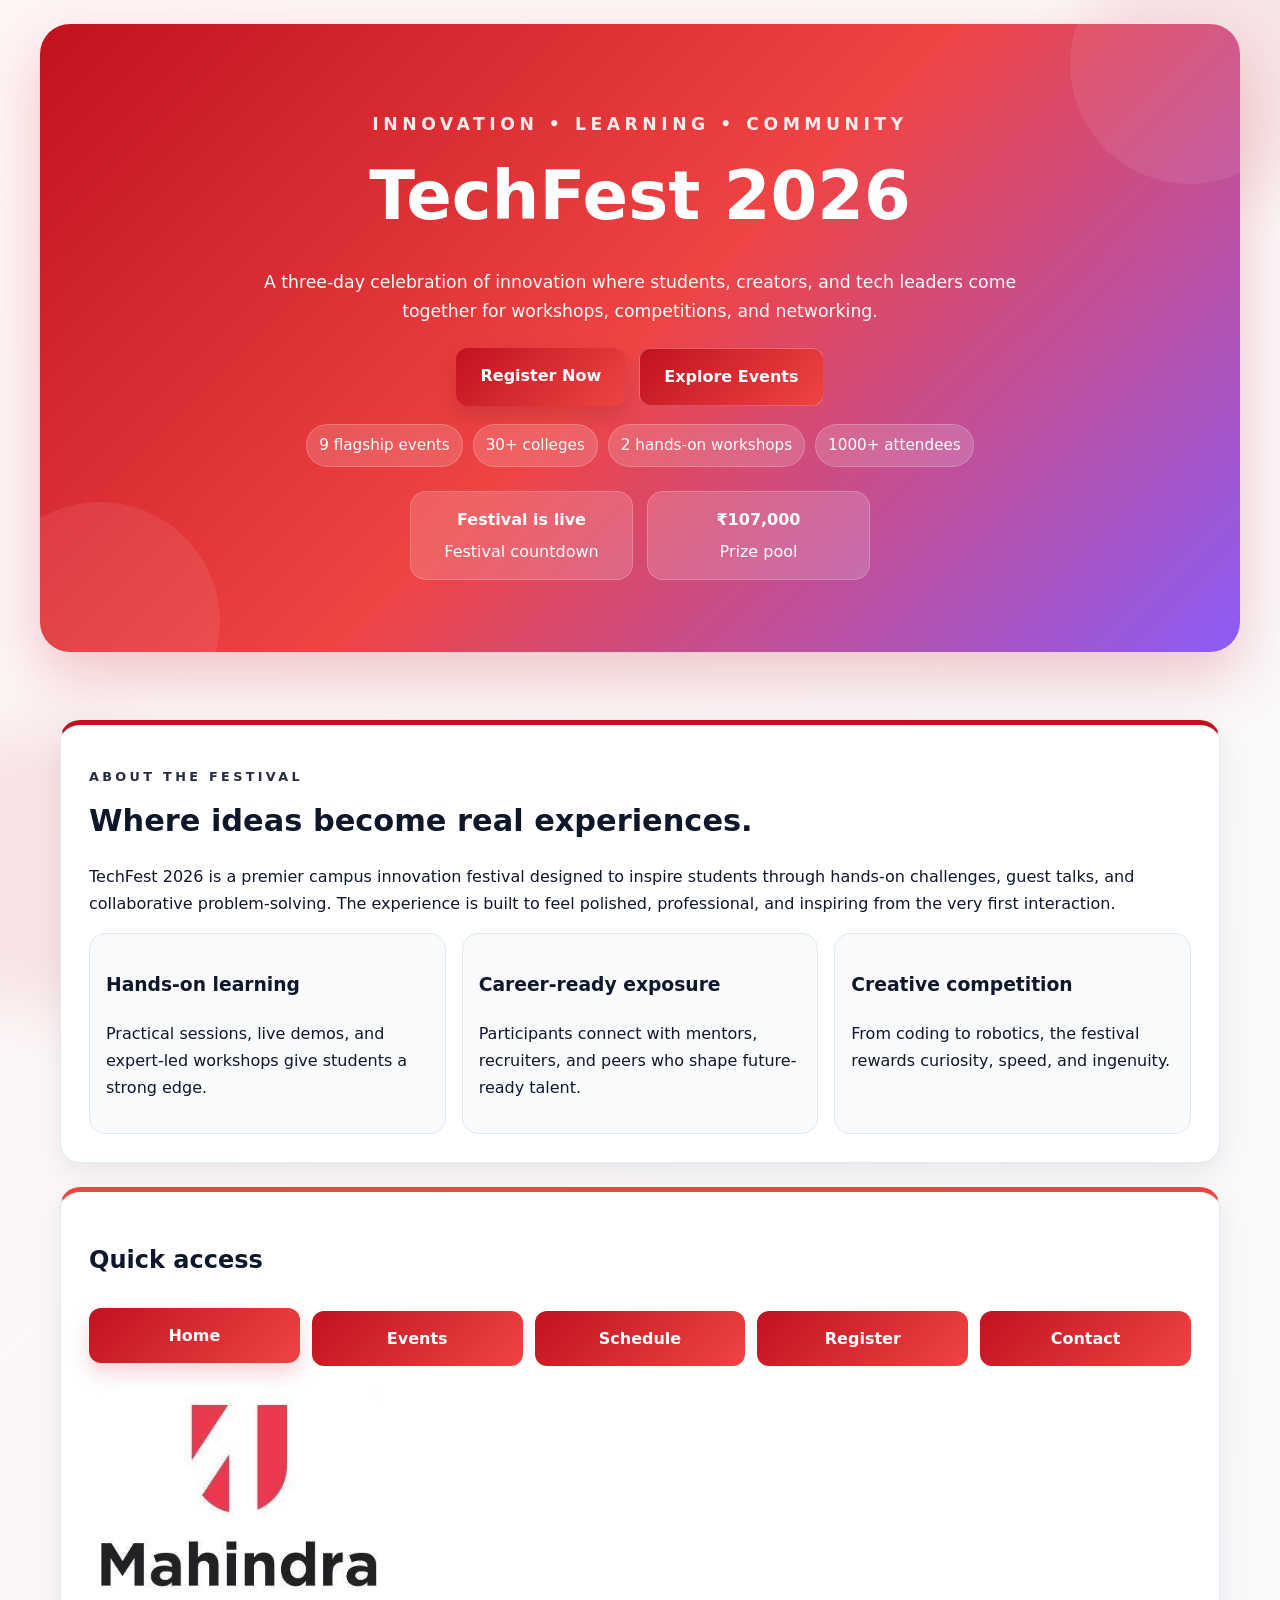
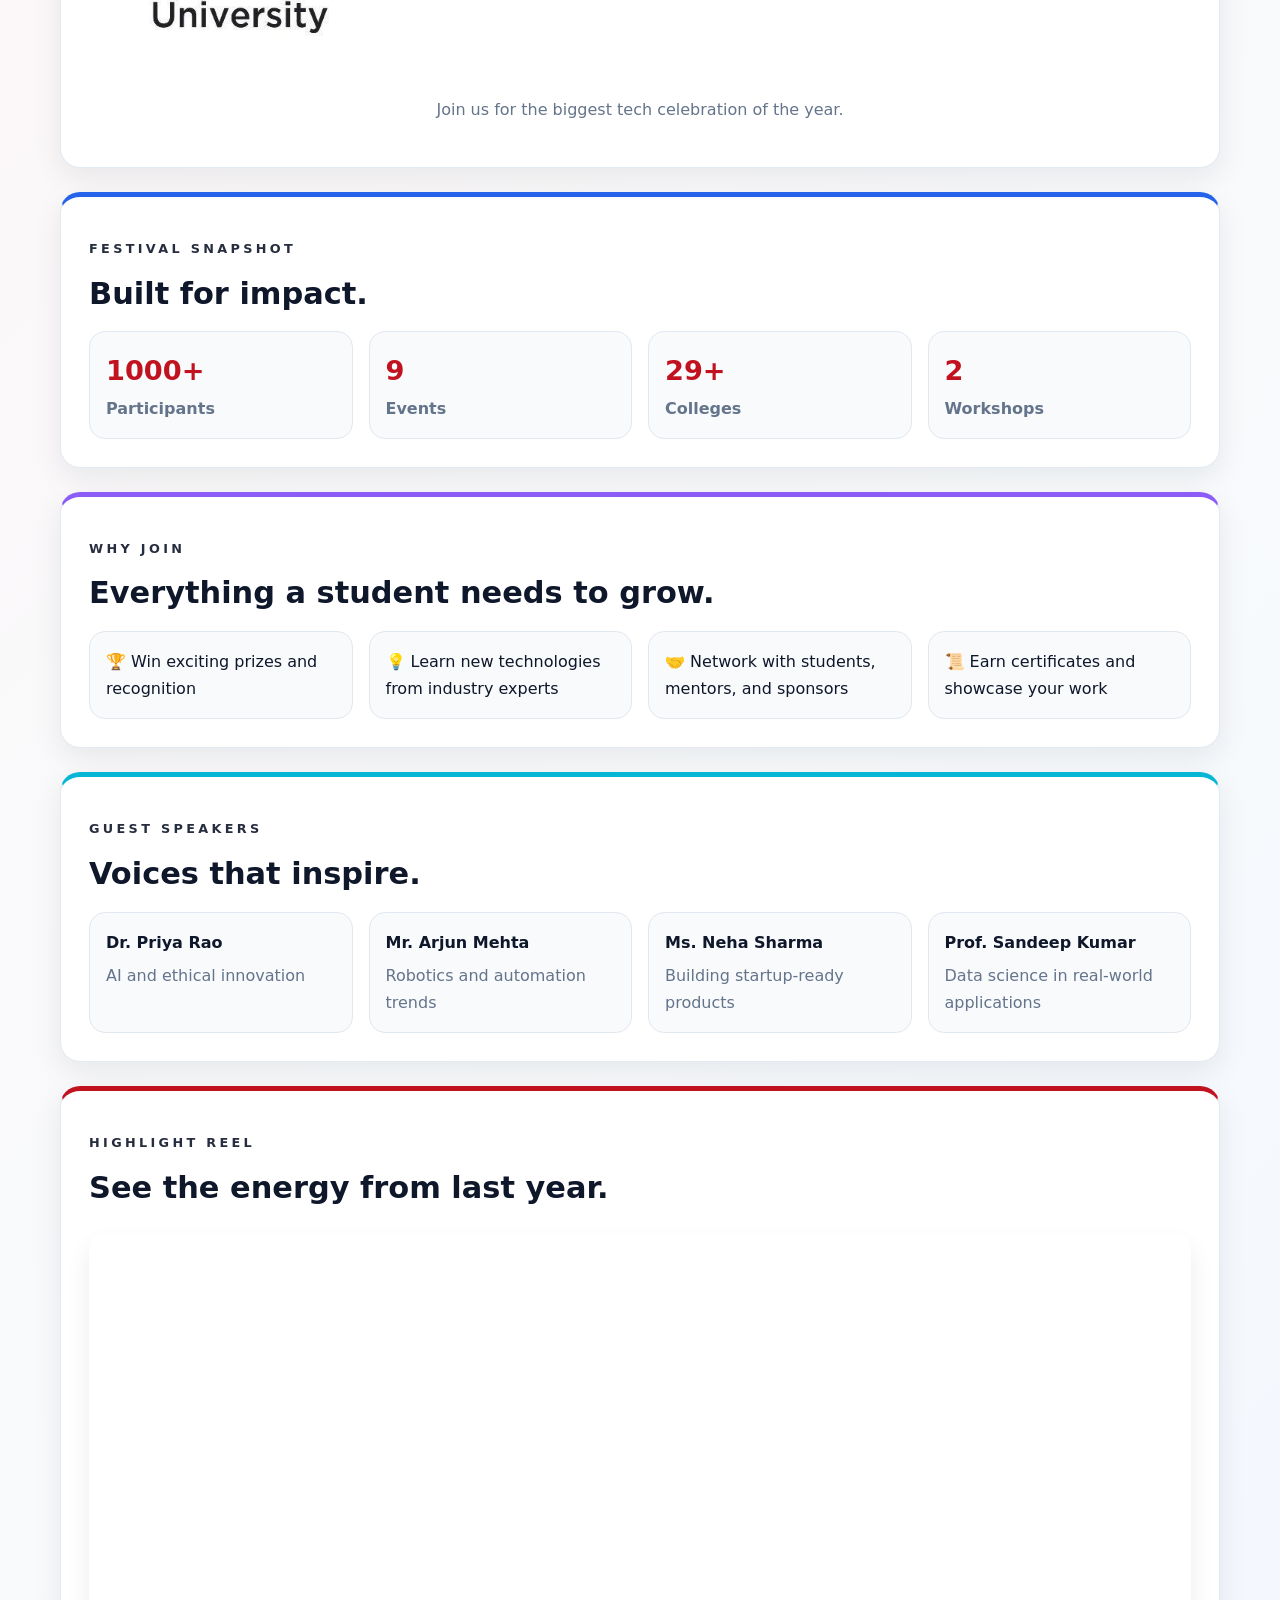
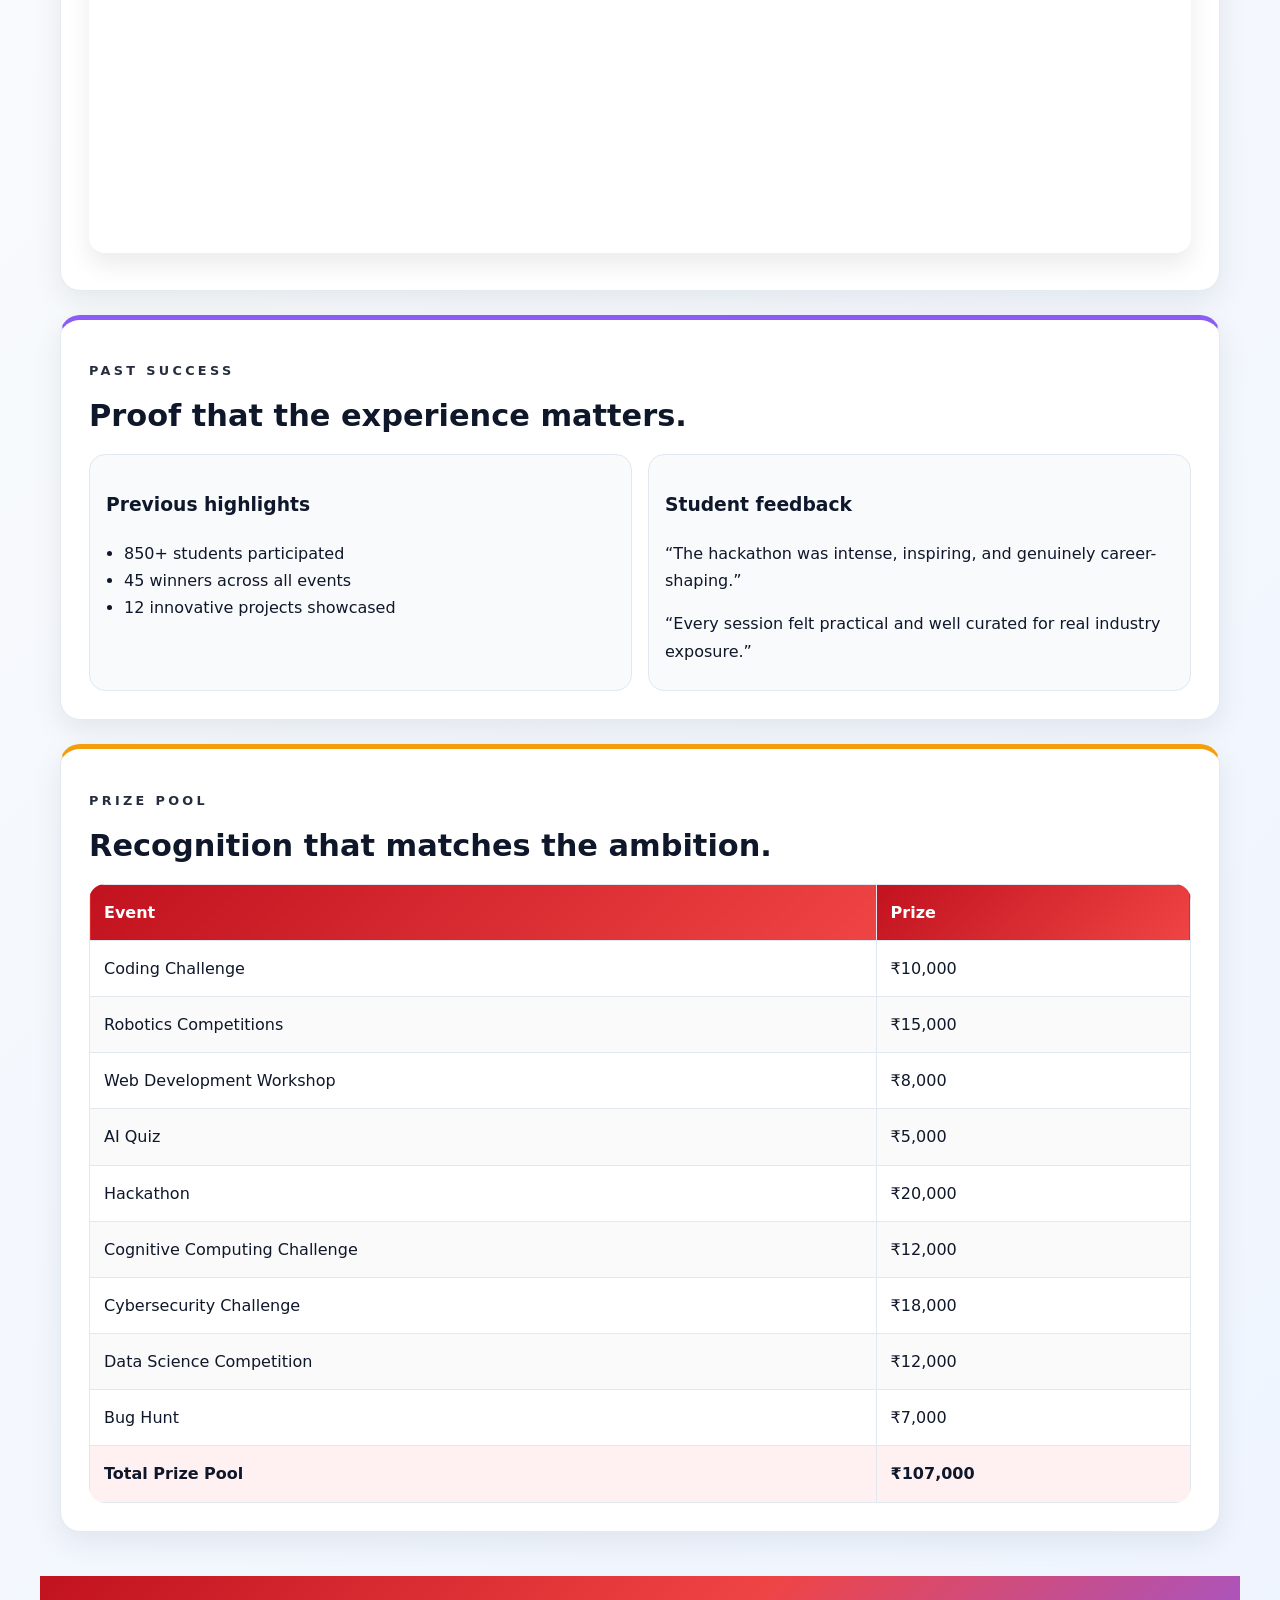
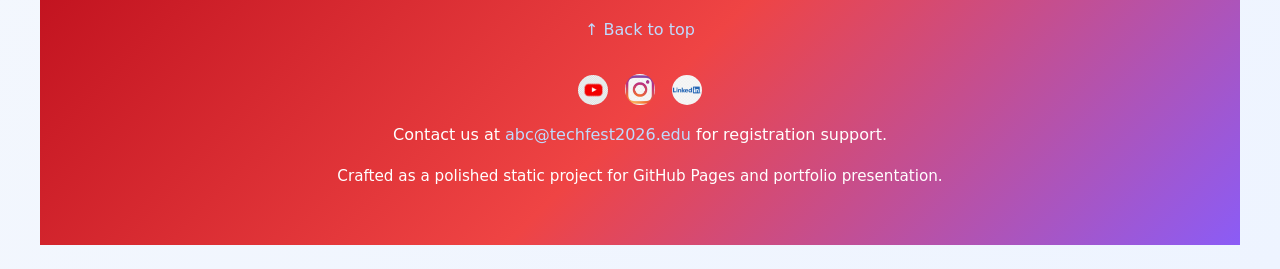
<file: index.html>
<!DOCTYPE html>
<html lang="en">
<head>
    <meta charset="UTF-8">
    <meta name="viewport" content="width=device-width, initial-scale=1.0">
    <meta name="author" content="Akshata">
    <meta name="description" content="TechFest 2026 is a polished, portfolio-ready college festival website with event highlights, registration, and schedule details.">
    <title>TechFest 2026</title>
    <link rel="icon" href="img/favicon.ico" type="image/x-icon">
    <link rel="stylesheet" href="css/main1.css">
</head>
<body>
    <a class="skip-link" href="#main-content">Skip to content</a>
    <div class="progress-bar" aria-hidden="true"></div>

    <header class="hero">
        <div class="hero-content">
            <p class="eyebrow">Innovation • Learning • Community</p>
            <h1>TechFest 2026</h1>
            <p>A three-day celebration of innovation where students, creators, and tech leaders come together for workshops, competitions, and networking.</p>
            <div class="hero-actions">
                <a class="btn btn-primary" href="register.html">Register Now</a>
                <a class="btn btn-secondary" href="events.html">Explore Events</a>
            </div>
            <div class="hero-badges">
                <span>9 flagship events</span>
                <span>30+ colleges</span>
                <span>2 hands-on workshops</span>
                <span>1000+ attendees</span>
            </div>
            <div class="hero-meta">
                <div class="meta-card">
                    <strong id="countdownText">Loading countdown...</strong>
                    <span>Festival countdown</span>
                </div>
                <div class="meta-card">
                    <strong>₹107,000</strong>
                    <span>Prize pool</span>
                </div>
            </div>
        </div>
    </header>

    <main id="main-content">
        <section id="purpose" class="card card--intro reveal">
            <div class="section-heading">
                <p class="section-kicker">About the festival</p>
                <h2>Where ideas become real experiences.</h2>
            </div>
            <p>TechFest 2026 is a premier campus innovation festival designed to inspire students through hands-on challenges, guest talks, and collaborative problem-solving. The experience is built to feel polished, professional, and inspiring from the very first interaction.</p>
            <div class="feature-grid">
                <article class="feature-card">
                    <h3>Hands-on learning</h3>
                    <p>Practical sessions, live demos, and expert-led workshops give students a strong edge.</p>
                </article>
                <article class="feature-card">
                    <h3>Career-ready exposure</h3>
                    <p>Participants connect with mentors, recruiters, and peers who shape future-ready talent.</p>
                </article>
                <article class="feature-card">
                    <h3>Creative competition</h3>
                    <p>From coding to robotics, the festival rewards curiosity, speed, and ingenuity.</p>
                </article>
            </div>
        </section>

        <nav id="navigation" class="card card--navigation reveal">
            <div class="nav-top">
                <h2>Quick access</h2>
                <button class="menu-toggle" type="button" aria-label="Toggle navigation" aria-expanded="false" aria-controls="nav-links">
                    <span></span><span></span><span></span>
                </button>
            </div>
            <div id="nav-links" class="nav-links">
                <ul>
                    <li><a href="index.html" class="btn">Home</a></li>
                    <li><a href="events.html" class="btn">Events</a></li>
                    <li><a href="schedule.html" class="btn">Schedule</a></li>
                    <li><a href="register.html" class="btn">Register</a></li>
                    <li><a href="contact.html" class="btn">Contact</a></li>
                </ul>
            </div>
            <figure>
                <img src="img/mlogo.jpeg" alt="TechFest 2026 logo" width="300" title="TechFest 2026 Logo">
                <figcaption>Join us for the biggest tech celebration of the year.</figcaption>
            </figure>
        </nav>

        <section id="event-statistics" class="card card--stats reveal">
            <div class="section-heading">
                <p class="section-kicker">Festival snapshot</p>
                <h2>Built for impact.</h2>
            </div>
            <div class="stats-grid">
                <div class="metric-card">
                    <strong class="stat-value" data-target="1000" data-suffix="+">0</strong>
                    <span>Participants</span>
                </div>
                <div class="metric-card">
                    <strong class="stat-value" data-target="9">0</strong>
                    <span>Events</span>
                </div>
                <div class="metric-card">
                    <strong class="stat-value" data-target="30" data-suffix="+">0</strong>
                    <span>Colleges</span>
                </div>
                <div class="metric-card">
                    <strong class="stat-value" data-target="2">0</strong>
                    <span>Workshops</span>
                </div>
            </div>
        </section>

        <section id="why-participate" class="card card--benefits reveal">
            <div class="section-heading">
                <p class="section-kicker">Why join</p>
                <h2>Everything a student needs to grow.</h2>
            </div>
            <div class="card-grid">
                <article class="info-card">🏆 Win exciting prizes and recognition</article>
                <article class="info-card">💡 Learn new technologies from industry experts</article>
                <article class="info-card">🤝 Network with students, mentors, and sponsors</article>
                <article class="info-card">📜 Earn certificates and showcase your work</article>
            </div>
        </section>

        <section id="guest-speakers" class="card card--speakers reveal">
            <div class="section-heading">
                <p class="section-kicker">Guest speakers</p>
                <h2>Voices that inspire.</h2>
            </div>
            <div class="speaker-grid">
                <article class="speaker-card"><strong>Dr. Priya Rao</strong><span>AI and ethical innovation</span></article>
                <article class="speaker-card"><strong>Mr. Arjun Mehta</strong><span>Robotics and automation trends</span></article>
                <article class="speaker-card"><strong>Ms. Neha Sharma</strong><span>Building startup-ready products</span></article>
                <article class="speaker-card"><strong>Prof. Sandeep Kumar</strong><span>Data science in real-world applications</span></article>
            </div>
        </section>

        <section id="promo-video" class="card card--video reveal">
            <div class="section-heading">
                <p class="section-kicker">Highlight reel</p>
                <h2>See the energy from last year.</h2>
            </div>
            <iframe src="https://www.youtube.com/embed/DLDD9yPfB0A?si=NoJ0yXSQ0STxWGnj" title="YouTube video player" allow="accelerometer; autoplay; clipboard-write; encrypted-media; gyroscope; picture-in-picture; web-share" referrerpolicy="strict-origin-when-cross-origin" allowfullscreen></iframe>
        </section>

        <section id="previous-highlights" class="card card--highlights reveal">
            <div class="section-heading">
                <p class="section-kicker">Past success</p>
                <h2>Proof that the experience matters.</h2>
            </div>
            <div class="showcase-grid">
                <article class="showcase-panel">
                    <h3>Previous highlights</h3>
                    <ul>
                        <li>850+ students participated</li>
                        <li>45 winners across all events</li>
                        <li>12 innovative projects showcased</li>
                    </ul>
                </article>
                <article class="showcase-panel">
                    <h3>Student feedback</h3>
                    <p>“The hackathon was intense, inspiring, and genuinely career-shaping.”</p>
                    <p>“Every session felt practical and well curated for real industry exposure.”</p>
                </article>
            </div>
        </section>

        <section id="prize-pool" class="card card--prizes reveal">
            <div class="section-heading">
                <p class="section-kicker">Prize pool</p>
                <h2>Recognition that matches the ambition.</h2>
            </div>
            <table>
                <thead>
                    <tr>
                        <th>Event</th>
                        <th>Prize</th>
                    </tr>
                </thead>
                <tbody>
                    <tr><td>Coding Challenge</td><td>₹10,000</td></tr>
                    <tr><td>Robotics Competitions</td><td>₹15,000</td></tr>
                    <tr><td>Web Development Workshop</td><td>₹8,000</td></tr>
                    <tr><td>AI Quiz</td><td>₹5,000</td></tr>
                    <tr><td>Hackathon</td><td>₹20,000</td></tr>
                    <tr><td>Cognitive Computing Challenge</td><td>₹12,000</td></tr>
                    <tr><td>Cybersecurity Challenge</td><td>₹18,000</td></tr>
                    <tr><td>Data Science Competition</td><td>₹12,000</td></tr>
                    <tr><td>Bug Hunt</td><td>₹7,000</td></tr>
                </tbody>
                <tfoot>
                    <tr><td><strong>Total Prize Pool</strong></td><td><strong>₹107,000</strong></td></tr>
                </tfoot>
            </table>
        </section>
    </main>

    <footer>
        <a href="#" class="back-to-top">↑ Back to top</a>
        <p>
            <a href="https://www.youtube.com/TechFest2026" target="_blank" rel="noreferrer"><img src="img/youtube.jpg" alt="YouTube" width="30"></a>
            <a href="https://www.instagram.com/TechFest2026" target="_blank" rel="noreferrer"><img src="img/instagram1.png" alt="Instagram" width="30"></a>
            <a href="https://www.linkedin.com/company/TechFest2026" target="_blank" rel="noreferrer"><img src="img/linkedin.png" alt="LinkedIn" width="30"></a>
        </p>
        <p>Contact us at <a href="mailto:abc@techfest2026.edu">abc@techfest2026.edu</a> for registration support.</p>
        <p class="footer-note">Crafted as a polished static project for GitHub Pages and portfolio presentation.</p>
    </footer>

    <script src="js/index.js"></script>
</body>
</html>
</file>
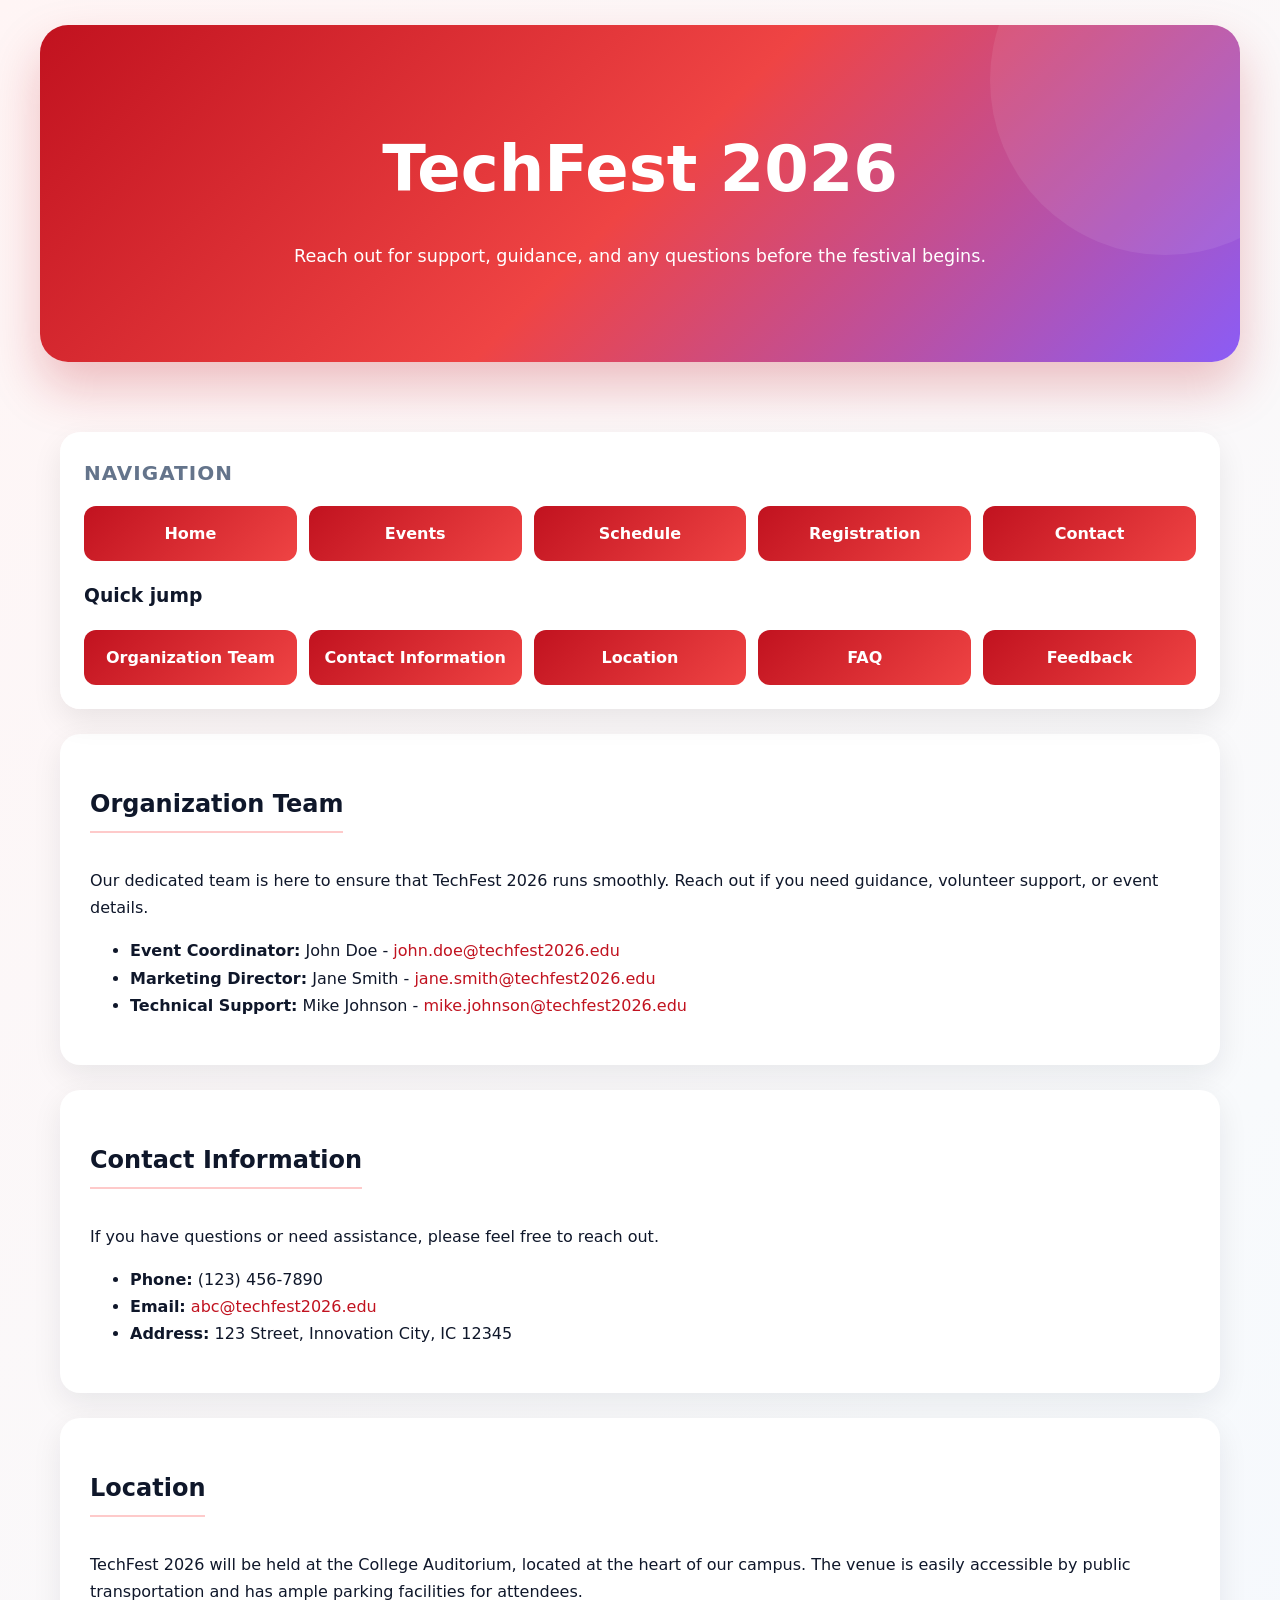
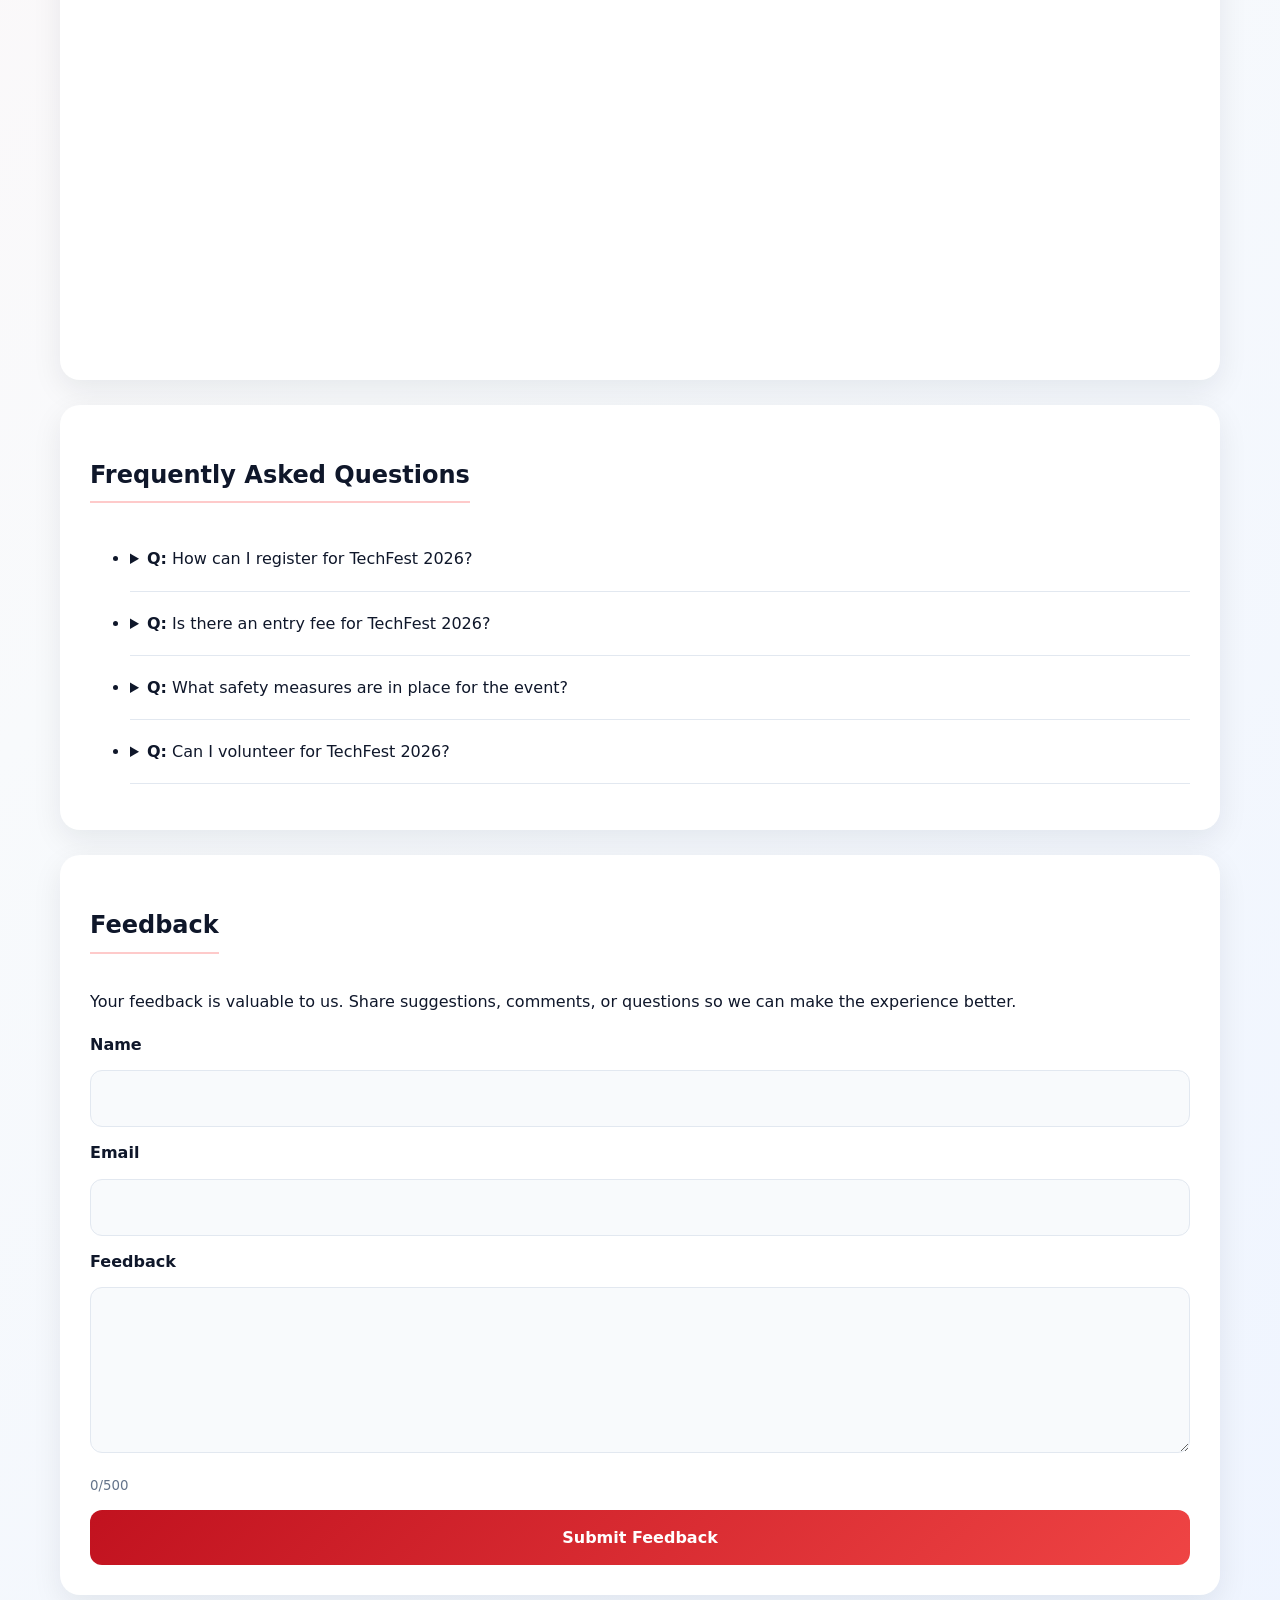
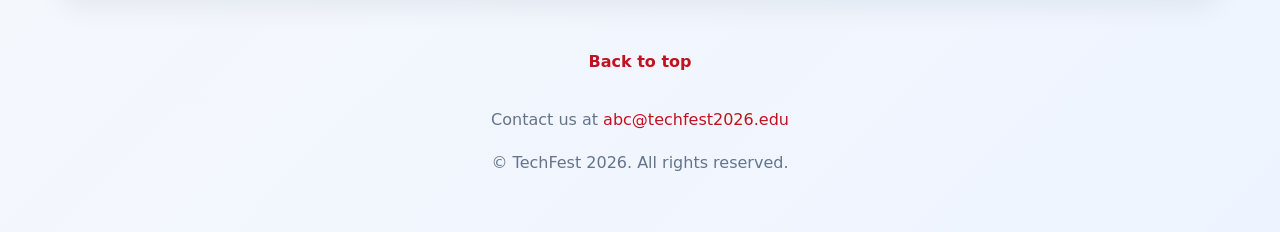
<file: contact.html>
<!DOCTYPE html>
<html lang="en">
<head>
    <meta charset="UTF-8">
    <meta name="viewport" content="width=device-width, initial-scale=1.0">
    <meta name="author" content="Akshata">
    <meta name="description" content="Get in touch with the TechFest 2026 team, browse FAQs, and share your feedback.">
    <title>TechFest 2026 - Contact Us</title>
    <link rel="icon" href="img/favicon.ico" type="image/x-icon">
    <link rel="stylesheet" href="css/contact.css">
</head>
<body>
    <header>
        <h1>TechFest 2026</h1>
        <p>Reach out for support, guidance, and any questions before the festival begins.</p>
    </header>

    <main>
        <nav id="navigation">
            <h2>Navigation</h2>
            <ul>
                <li><a href="index.html">Home</a></li>
                <li><a href="events.html">Events</a></li>
                <li><a href="schedule.html">Schedule</a></li>
                <li><a href="Register.html">Registration</a></li>
                <li><a href="contact.html">Contact</a></li>
            </ul>
            <h3>Quick jump</h3>
            <ul>
                <li><a href="#organization-team">Organization Team</a></li>
                <li><a href="#contact-info">Contact Information</a></li>
                <li><a href="#location">Location</a></li>
                <li><a href="#faq">FAQ</a></li>
                <li><a href="#feedback">Feedback</a></li>
            </ul>
        </nav>

        <section id="organization-team" class="info-card">
            <h2>Organization Team</h2>
            <p>Our dedicated team is here to ensure that TechFest 2026 runs smoothly. Reach out if you need guidance, volunteer support, or event details.</p>
            <ul>
                <li><strong>Event Coordinator:</strong> John Doe - <a href="mailto:john.doe@techfest2026.edu">john.doe@techfest2026.edu</a></li>
                <li><strong>Marketing Director:</strong> Jane Smith - <a href="mailto:jane.smith@techfest2026.edu">jane.smith@techfest2026.edu</a></li>
                <li><strong>Technical Support:</strong> Mike Johnson - <a href="mailto:mike.johnson@techfest2026.edu">mike.johnson@techfest2026.edu</a></li>
            </ul>
        </section>

        <section id="contact-info" class="info-card">
            <h2>Contact Information</h2>
            <p>If you have questions or need assistance, please feel free to reach out.</p>
            <ul>
                <li><strong>Phone:</strong> (123) 456-7890</li>
                <li><strong>Email:</strong> <a href="mailto:abc@techfest2026.edu">abc@techfest2026.edu</a></li>
                <li><strong>Address:</strong> 123 Street, Innovation City, IC 12345</li>
            </ul>
        </section>

        <section id="location" class="info-card">
            <h2>Location</h2>
            <p>TechFest 2026 will be held at the College Auditorium, located at the heart of our campus. The venue is easily accessible by public transportation and has ample parking facilities for attendees.</p>
            <iframe src="https://www.google.com/maps/embed?pb=!1m18!1m12!1m3!1d3803.7191622993405!2d78.4357555!3d17.5685526!2m3!1f0!2f0!3f0!3m2!1i1024!2i768!4f13.1!3m3!1m2!1s0x3bcb8f06a86f0315%3A0x2f80d6e75d32cc14!2sMahindra%20University!5e0!3m2!1sen!2sin!4v1781154131851!5m2!1sen!2sin" width="100%" height="320" style="border:0; border-radius: 16px;" allowfullscreen="" loading="lazy" referrerpolicy="no-referrer-when-downgrade"></iframe>
        </section>

        <section id="faq" class="info-card">
            <h2>Frequently Asked Questions</h2>
            <ul>
                <li><details><summary><strong>Q:</strong> How can I register for TechFest 2026?</summary><p><strong>A:</strong> You can register online through our registration page or on-site at the event.</p></details></li>
                <li><details><summary><strong>Q:</strong> Is there an entry fee for TechFest 2026?</summary><p><strong>A:</strong> No, entry is free for all students and staff.</p></details></li>
                <li><details><summary><strong>Q:</strong> What safety measures are in place for the event?</summary><p><strong>A:</strong> We will be following all local health guidelines to ensure a safe environment for all attendees.</p></details></li>
                <li><details><summary><strong>Q:</strong> Can I volunteer for TechFest 2026?</summary><p><strong>A:</strong> Yes, we welcome volunteers! Please contact us at <a href="mailto:volunteer@techfest2026.edu">volunteer@techfest2026.edu</a>.</p></details></li>
            </ul>
        </section>

        <section id="feedback" class="info-card">
            <h2>Feedback</h2>
            <p>Your feedback is valuable to us. Share suggestions, comments, or questions so we can make the experience better.</p>
            <form action="submit_feedback.php" method="post">
                <label for="name">Name</label>
                <input type="text" id="name" name="name">

                <label for="email">Email</label>
                <input type="email" id="email" name="email">

                <label for="message">Feedback</label>
                <textarea id="message" name="message" rows="5"></textarea>

                <input type="submit" value="Submit Feedback">
            </form>
        </section>
    </main>

    <footer>
        <a href="#">Back to top</a>
        <p>Contact us at <a href="mailto:abc@techfest2026.edu">abc@techfest2026.edu</a></p>
        <p>&copy; <span data-year></span> TechFest 2026. All rights reserved.</p>
    </footer>
    <script src="js/contact.js"></script>
</body>
</html>
</file>
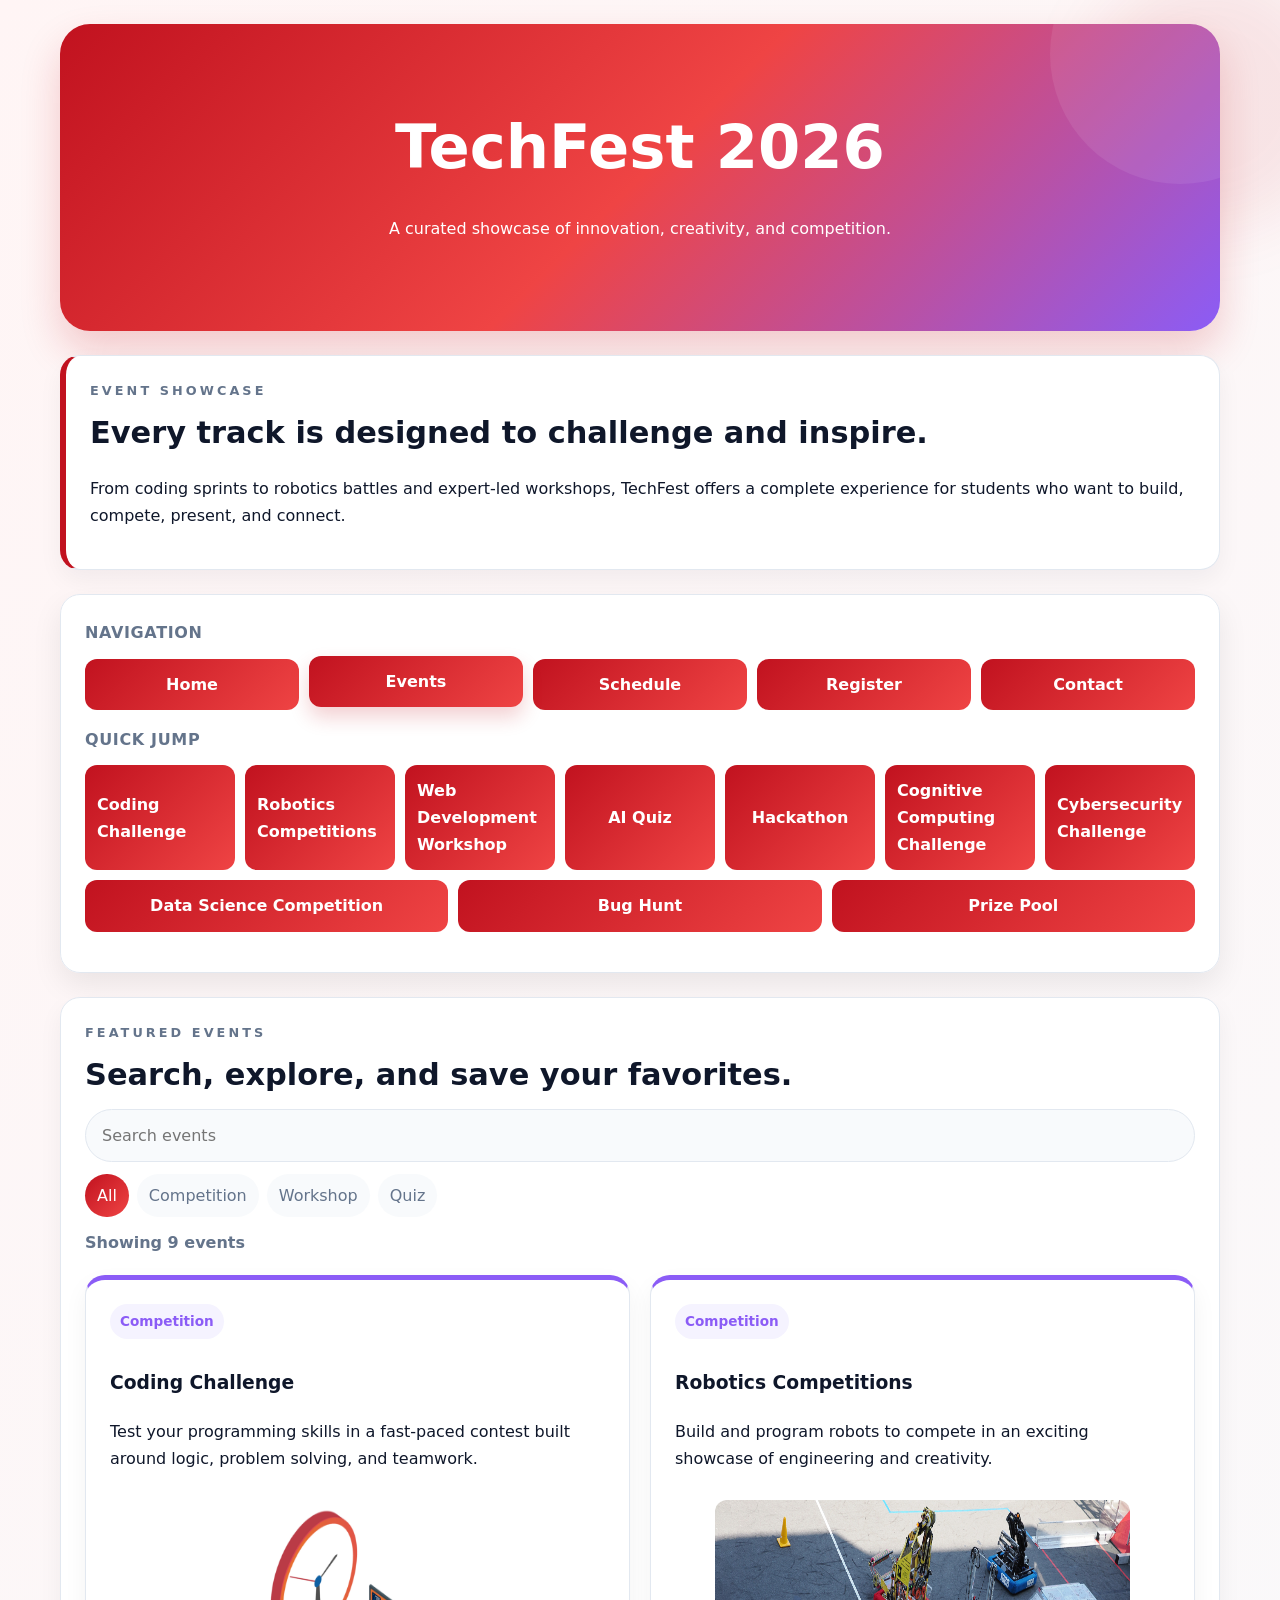
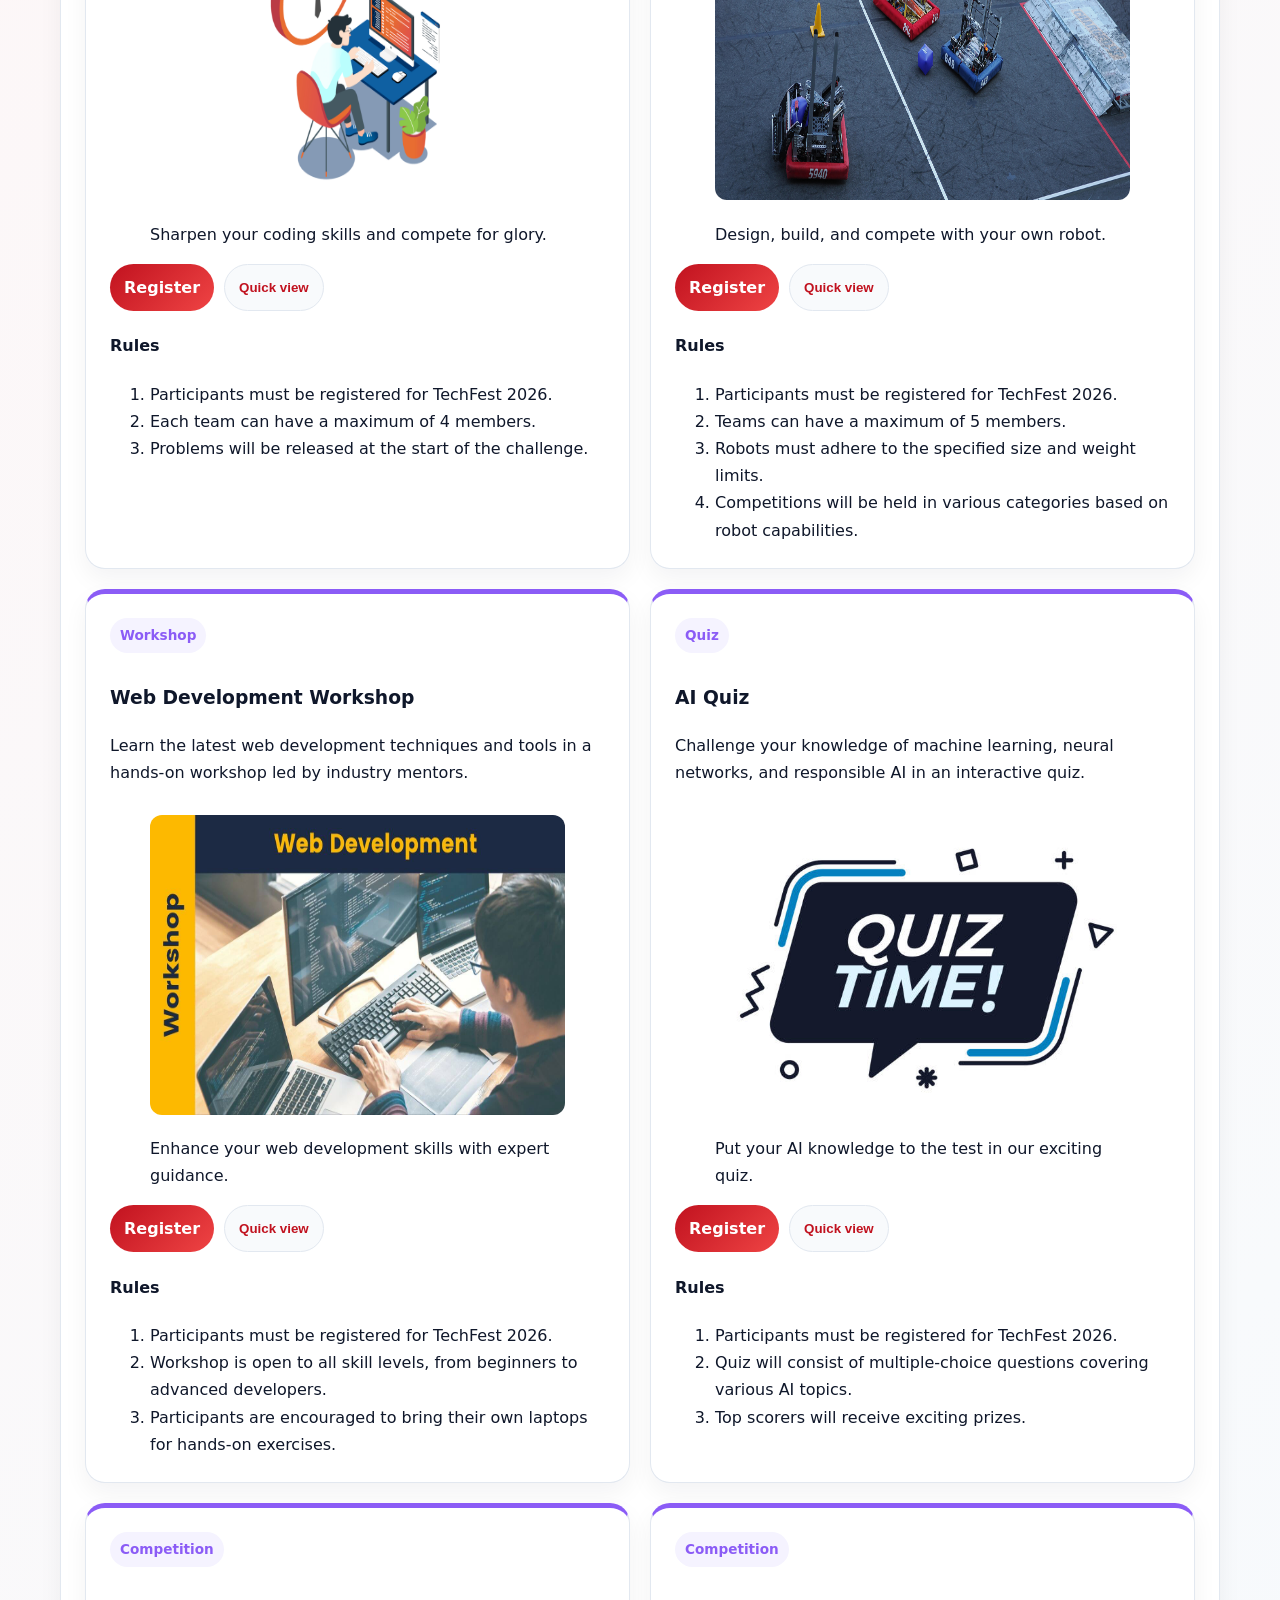
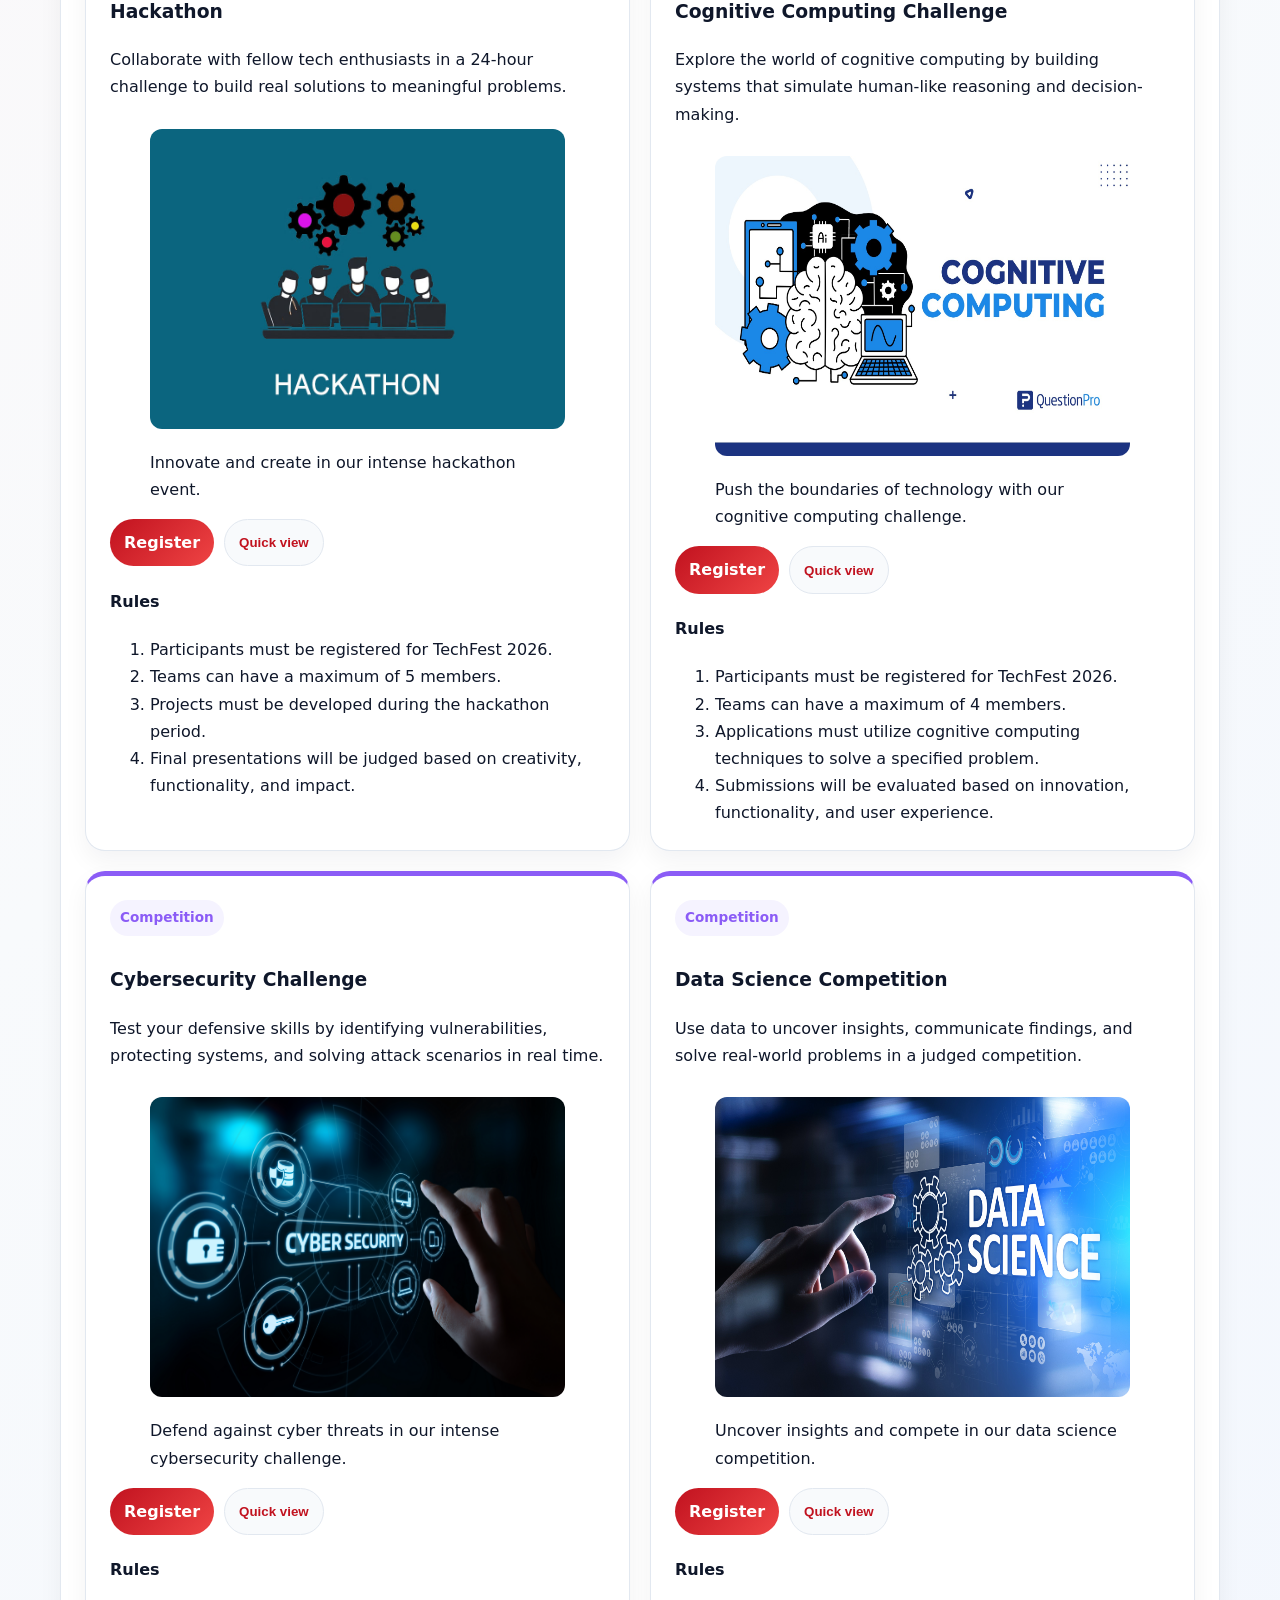
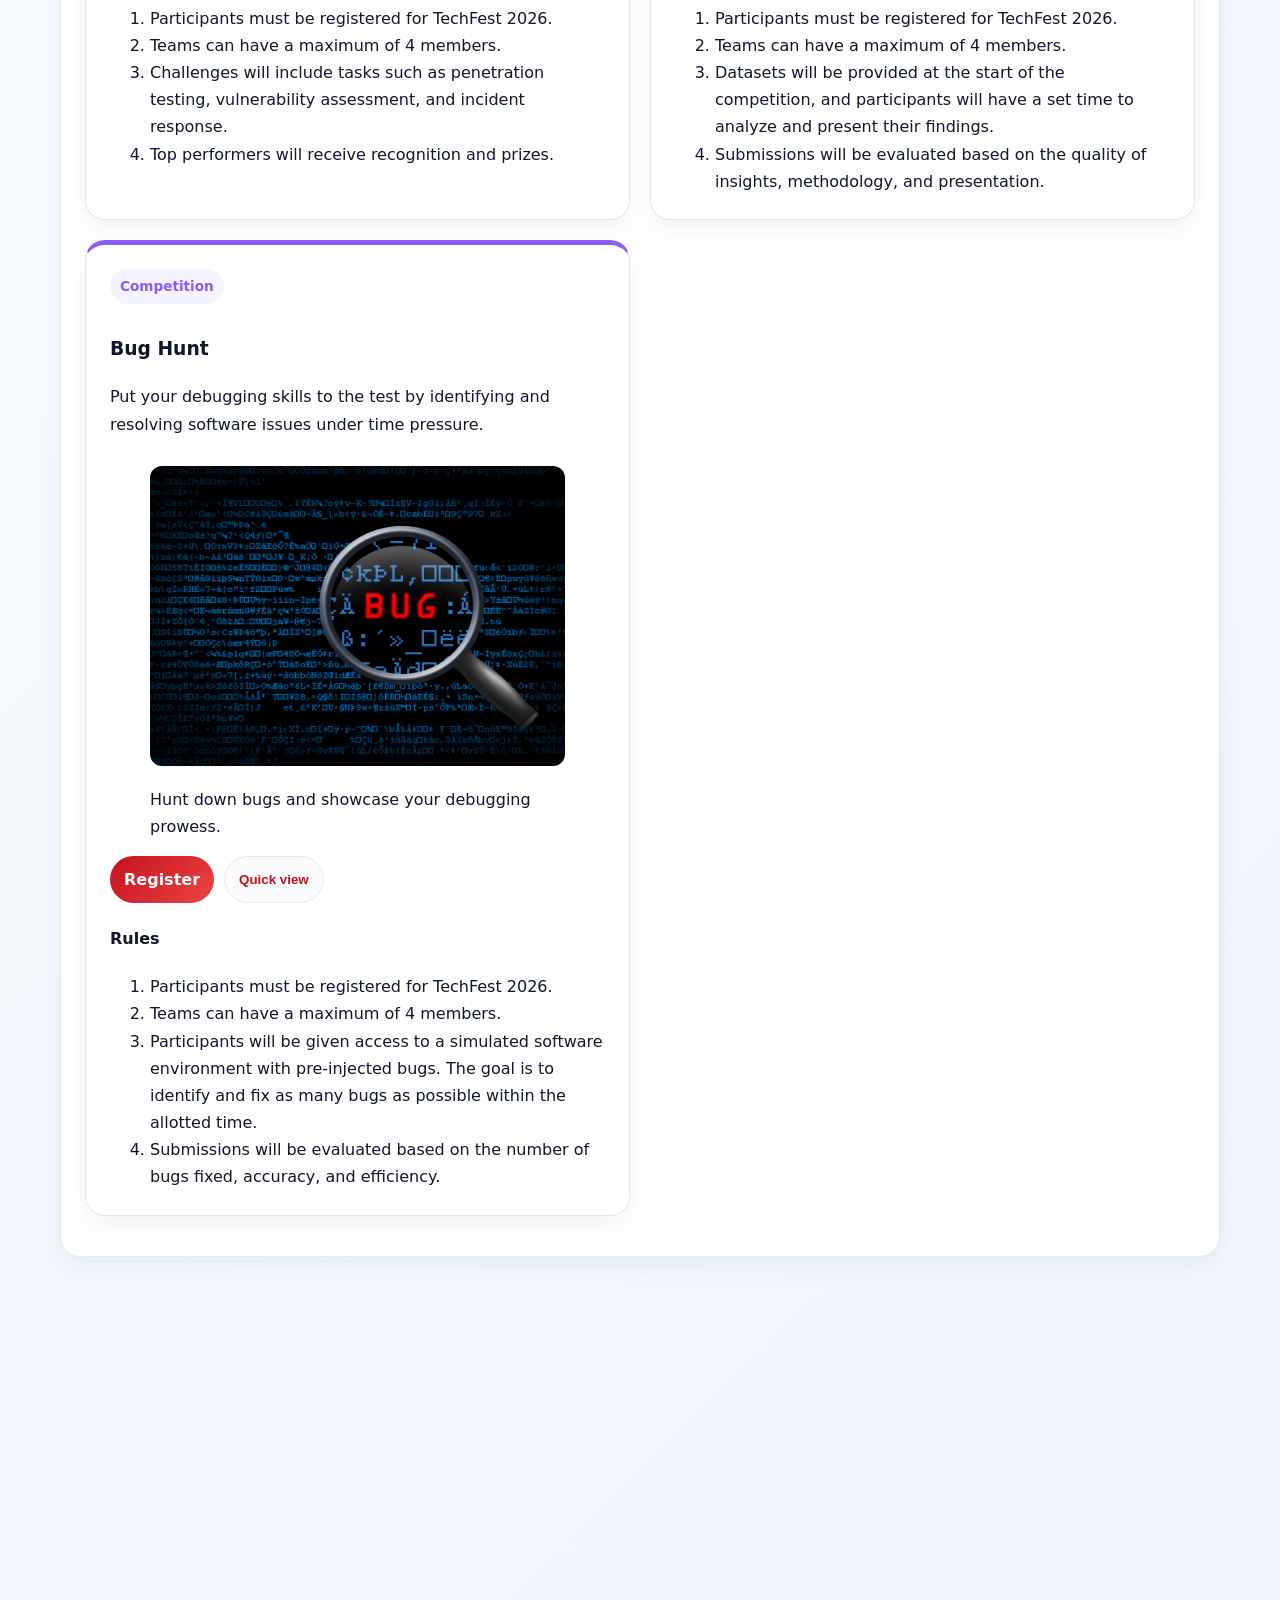
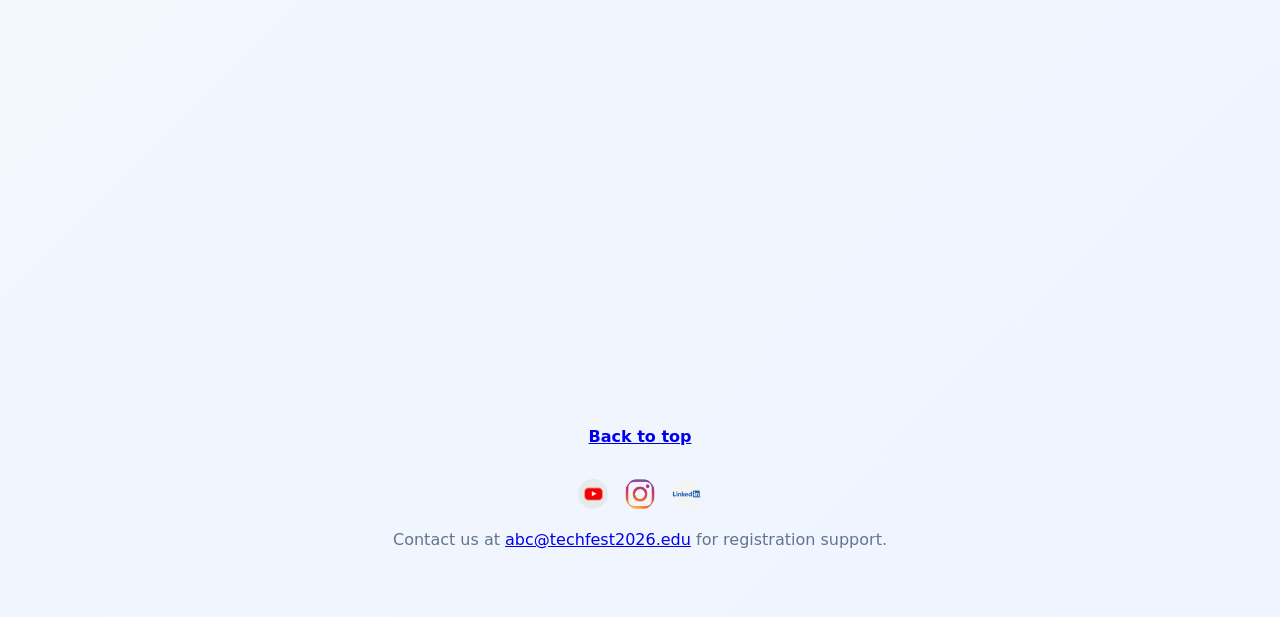
<file: events.html>
<!DOCTYPE html>
<html lang="en">
<head>
    <meta charset="UTF-8">
    <meta name="viewport" content="width=device-width, initial-scale=1.0">
    <meta name="author" content="Akshata">
    <meta name="description" content="Explore the event lineup, competition formats, and prize structure for TechFest 2026.">
    <title>TechFest 2026 - Events</title>
    <link rel="icon" href="img/favicon.ico" type="image/x-icon">
    <link rel="stylesheet" href="css/events.css">
</head>
<body>
    <a class="skip-link" href="#main-content">Skip to content</a>
    <div class="progress-bar" aria-hidden="true"></div>

    <div class="page-container">
        <header class="page-header">
            <div class="brand">
                <h1>TechFest 2026</h1>
            </div>
            <p class="hero-subtitle">A curated showcase of innovation, creativity, and competition.</p>
        </header>

        <main id="main-content" class="main-grid">
            <section id="events" class="card card--intro reveal">
                <div class="section-heading">
                    <p class="section-kicker">Event showcase</p>
                    <h2>Every track is designed to challenge and inspire.</h2>
                </div>
                <p>From coding sprints to robotics battles and expert-led workshops, TechFest offers a complete experience for students who want to build, compete, present, and connect.</p>
            </section>

            <nav id="navigation" class="card card--navigation reveal">
                <div class="nav-top">
                    <h2>Navigation</h2>
                    <button class="menu-toggle" type="button" aria-label="Toggle navigation" aria-expanded="false" aria-controls="nav-links">
                        <span></span><span></span><span></span>
                    </button>
                </div>
                <div id="nav-links" class="nav-links">
                    <ul>
                        <li><a href="index.html">Home</a></li>
                        <li><a href="events.html">Events</a></li>
                        <li><a href="schedule.html">Schedule</a></li>
                        <li><a href="Register.html">Register</a></li>
                        <li><a href="contact.html">Contact</a></li>
                    </ul>
                </div>
                <h3>Quick jump</h3>
                <ul>
                    <li><a href="#coding-challenge">Coding Challenge</a></li>
                    <li><a href="#robotics-competitions">Robotics Competitions</a></li>
                    <li><a href="#web-development-workshop">Web Development Workshop</a></li>
                    <li><a href="#ai-quiz">AI Quiz</a></li>
                    <li><a href="#hackathon">Hackathon</a></li>
                    <li><a href="#cognitive-computing-challenge">Cognitive Computing Challenge</a></li>
                    <li><a href="#cybersecurity-challenge">Cybersecurity Challenge</a></li>
                    <li><a href="#data-science-competition">Data Science Competition</a></li>
                    <li><a href="#Bug-Hunt">Bug Hunt</a></li>
                    <li><a href="#prize-pool">Prize Pool</a></li>
                </ul>
            </nav>

            <section class="card card--features featured-events reveal">
                <div class="section-heading">
                    <p class="section-kicker">Featured events</p>
                    <h2>Search, explore, and save your favorites.</h2>
                </div>
                <div class="toolbar">
                    <input id="eventSearch" type="search" placeholder="Search events" aria-label="Search events">
                    <div class="filter-group">
                        <button type="button" class="chip is-active" data-filter="all">All</button>
                        <button type="button" class="chip" data-filter="competition">Competition</button>
                        <button type="button" class="chip" data-filter="workshop">Workshop</button>
                        <button type="button" class="chip" data-filter="quiz">Quiz</button>
                    </div>
                    <p id="eventCounter" class="counter">Showing 9 events</p>
                </div>

                <ol class="event-list">
                    <li>
                        <section id="coding-challenge" class="card card--event" data-category="competition">
                            <span class="event-badge">Competition</span>
                            <h3>Coding Challenge</h3>
                            <p>Test your programming skills in a fast-paced contest built around logic, problem solving, and teamwork.</p>
                            <figure>
                                <img src="img/coding_challenge.jpg" alt="Coding Challenge" width="400" height="300">
                                <figcaption>Sharpen your coding skills and compete for glory.</figcaption>
                            </figure>
                            <div class="event-actions">
                                <a href="Register.html" class="inline-btn">Register</a>
                                <button type="button" class="inline-btn secondary" data-modal-open>Quick view</button>
                            </div>
                            <h4 class="card__subtitle">Rules</h4>
                            <ol>
                                <li>Participants must be registered for TechFest 2026.</li>
                                <li>Each team can have a maximum of 4 members.</li>
                                <li>Problems will be released at the start of the challenge.</li>
                            </ol>
                        </section>
                    </li>
                    <li>
                        <section id="robotics-competitions" class="card card--event" data-category="competition">
                            <span class="event-badge">Competition</span>
                            <h3>Robotics Competitions</h3>
                            <p>Build and program robots to compete in an exciting showcase of engineering and creativity.</p>
                            <figure>
                                <img src="img/robonanza-four-robots-competing-full.jpg" alt="Robotics Competition" width="400" height="300">
                                <figcaption>Design, build, and compete with your own robot.</figcaption>
                            </figure>
                            <div class="event-actions">
                                <a href="Register.html" class="inline-btn">Register</a>
                                <button type="button" class="inline-btn secondary" data-modal-open>Quick view</button>
                            </div>
                            <h4 class="card__subtitle">Rules</h4>
                            <ol>
                                <li>Participants must be registered for TechFest 2026.</li>
                                <li>Teams can have a maximum of 5 members.</li>
                                <li>Robots must adhere to the specified size and weight limits.</li>
                                <li>Competitions will be held in various categories based on robot capabilities.</li>
                            </ol>
                        </section>
                    </li>
                    <li>
                        <section id="web-development-workshop" class="card card--event" data-category="workshop">
                            <span class="event-badge">Workshop</span>
                            <h3>Web Development Workshop</h3>
                            <p>Learn the latest web development techniques and tools in a hands-on workshop led by industry mentors.</p>
                            <figure>
                                <img src="img/Web-Development.jpg" alt="Web Development Workshop" width="400" height="300">
                                <figcaption>Enhance your web development skills with expert guidance.</figcaption>
                            </figure>
                            <div class="event-actions">
                                <a href="Register.html" class="inline-btn">Register</a>
                                <button type="button" class="inline-btn secondary" data-modal-open>Quick view</button>
                            </div>
                            <h4 class="card__subtitle">Rules</h4>
                            <ol>
                                <li>Participants must be registered for TechFest 2026.</li>
                                <li>Workshop is open to all skill levels, from beginners to advanced developers.</li>
                                <li>Participants are encouraged to bring their own laptops for hands-on exercises.</li>
                            </ol>
                        </section>
                    </li>
                    <li>
                        <section id="ai-quiz" class="card card--event" data-category="quiz">
                            <span class="event-badge">Quiz</span>
                            <h3>AI Quiz</h3>
                            <p>Challenge your knowledge of machine learning, neural networks, and responsible AI in an interactive quiz.</p>
                            <figure>
                                <img src="img/quiz.jpg" alt="AI Quiz" width="400" height="300">
                                <figcaption>Put your AI knowledge to the test in our exciting quiz.</figcaption>
                            </figure>
                            <div class="event-actions">
                                <a href="Register.html" class="inline-btn">Register</a>
                                <button type="button" class="inline-btn secondary" data-modal-open>Quick view</button>
                            </div>
                            <h4 class="card__subtitle">Rules</h4>
                            <ol>
                                <li>Participants must be registered for TechFest 2026.</li>
                                <li>Quiz will consist of multiple-choice questions covering various AI topics.</li>
                                <li>Top scorers will receive exciting prizes.</li>
                            </ol>
                        </section>
                    </li>
                    <li>
                        <section id="hackathon" class="card card--event" data-category="competition">
                            <span class="event-badge">Competition</span>
                            <h3>Hackathon</h3>
                            <p>Collaborate with fellow tech enthusiasts in a 24-hour challenge to build real solutions to meaningful problems.</p>
                            <figure>
                                <img src="img/hackathon.jpg" alt="Hackathon" width="400" height="300">
                                <figcaption>Innovate and create in our intense hackathon event.</figcaption>
                            </figure>
                            <div class="event-actions">
                                <a href="Register.html" class="inline-btn">Register</a>
                                <button type="button" class="inline-btn secondary" data-modal-open>Quick view</button>
                            </div>
                            <h4 class="card__subtitle">Rules</h4>
                            <ol>
                                <li>Participants must be registered for TechFest 2026.</li>
                                <li>Teams can have a maximum of 5 members.</li>
                                <li>Projects must be developed during the hackathon period.</li>
                                <li>Final presentations will be judged based on creativity, functionality, and impact.</li>
                            </ol>
                        </section>
                    </li>
                    <li>
                        <section id="cognitive-computing-challenge" class="card card--event" data-category="competition">
                            <span class="event-badge">Competition</span>
                            <h3>Cognitive Computing Challenge</h3>
                            <p>Explore the world of cognitive computing by building systems that simulate human-like reasoning and decision-making.</p>
                            <figure>
                                <img src="img/Cognitive-computing.jpg" alt="Cognitive Computing Challenge" width="400" height="300">
                                <figcaption>Push the boundaries of technology with our cognitive computing challenge.</figcaption>
                            </figure>
                            <div class="event-actions">
                                <a href="Register.html" class="inline-btn">Register</a>
                                <button type="button" class="inline-btn secondary" data-modal-open>Quick view</button>
                            </div>
                            <h4 class="card__subtitle">Rules</h4>
                            <ol>
                                <li>Participants must be registered for TechFest 2026.</li>
                                <li>Teams can have a maximum of 4 members.</li>
                                <li>Applications must utilize cognitive computing techniques to solve a specified problem.</li>
                                <li>Submissions will be evaluated based on innovation, functionality, and user experience.</li>
                            </ol>
                        </section>
                    </li>
                    <li>
                        <section id="cybersecurity-challenge" class="card card--event" data-category="competition">
                            <span class="event-badge">Competition</span>
                            <h3>Cybersecurity Challenge</h3>
                            <p>Test your defensive skills by identifying vulnerabilities, protecting systems, and solving attack scenarios in real time.</p>
                            <figure>
                                <img src="img/cybersecurity.jpeg" alt="Cybersecurity Challenge" width="400" height="300">
                                <figcaption>Defend against cyber threats in our intense cybersecurity challenge.</figcaption>
                            </figure>
                            <div class="event-actions">
                                <a href="Register.html" class="inline-btn">Register</a>
                                <button type="button" class="inline-btn secondary" data-modal-open>Quick view</button>
                            </div>
                            <h4 class="card__subtitle">Rules</h4>
                            <ol>
                                <li>Participants must be registered for TechFest 2026.</li>
                                <li>Teams can have a maximum of 4 members.</li>
                                <li>Challenges will include tasks such as penetration testing, vulnerability assessment, and incident response.</li>
                                <li>Top performers will receive recognition and prizes.</li>
                            </ol>
                        </section>
                    </li>
                    <li>
                        <section id="data-science-competition" class="card card--event" data-category="competition">
                            <span class="event-badge">Competition</span>
                            <h3>Data Science Competition</h3>
                            <p>Use data to uncover insights, communicate findings, and solve real-world problems in a judged competition.</p>
                            <figure>
                                <img src="img/data_science.jpg" alt="Data Science Competition" width="400" height="300">
                                <figcaption>Uncover insights and compete in our data science competition.</figcaption>
                            </figure>
                            <div class="event-actions">
                                <a href="Register.html" class="inline-btn">Register</a>
                                <button type="button" class="inline-btn secondary" data-modal-open>Quick view</button>
                            </div>
                            <h4 class="card__subtitle">Rules</h4>
                            <ol>
                                <li>Participants must be registered for TechFest 2026.</li>
                                <li>Teams can have a maximum of 4 members.</li>
                                <li>Datasets will be provided at the start of the competition, and participants will have a set time to analyze and present their findings.</li>
                                <li>Submissions will be evaluated based on the quality of insights, methodology, and presentation.</li>
                            </ol>
                        </section>
                    </li>
                    <li>
                        <section id="Bug-Hunt" class="card card--event" data-category="competition">
                            <span class="event-badge">Competition</span>
                            <h3>Bug Hunt</h3>
                            <p>Put your debugging skills to the test by identifying and resolving software issues under time pressure.</p>
                            <figure>
                                <img src="img/bug_hunt.png" alt="Bug Hunt" width="400" height="300">
                                <figcaption>Hunt down bugs and showcase your debugging prowess.</figcaption>
                            </figure>
                            <div class="event-actions">
                                <a href="Register.html" class="inline-btn">Register</a>
                                <button type="button" class="inline-btn secondary" data-modal-open>Quick view</button>
                            </div>
                            <h4 class="card__subtitle">Rules</h4>
                            <ol>
                                <li>Participants must be registered for TechFest 2026.</li>
                                <li>Teams can have a maximum of 4 members.</li>
                                <li>Participants will be given access to a simulated software environment with pre-injected bugs. The goal is to identify and fix as many bugs as possible within the allotted time.</li>
                                <li>Submissions will be evaluated based on the number of bugs fixed, accuracy, and efficiency.</li>
                            </ol>
                        </section>
                    </li>
                </ol>
            </section>

            <section id="prize-pool" class="card card--features reveal">
                <div class="section-heading">
                    <p class="section-kicker">Prize pool</p>
                    <h2>Rewarding the best ideas and strongest execution.</h2>
                </div>
                <table>
                    <thead>
                        <tr>
                            <th>Event</th>
                            <th>Prize</th>
                        </tr>
                    </thead>
                    <tbody>
                        <tr><td>Coding Challenge</td><td>₹10,000</td></tr>
                        <tr><td>Robotics Competitions</td><td>₹15,000</td></tr>
                        <tr><td>Web Development Workshop</td><td>₹8,000</td></tr>
                        <tr><td>AI Quiz</td><td>₹5,000</td></tr>
                        <tr><td>Hackathon</td><td>₹20,000</td></tr>
                        <tr><td>Cognitive Computing Challenge</td><td>₹12,000</td></tr>
                        <tr><td>Cybersecurity Challenge</td><td>₹18,000</td></tr>
                        <tr><td>Data Science Competition</td><td>₹12,000</td></tr>
                        <tr><td>Bug Hunt</td><td>₹7,000</td></tr>
                    </tbody>
                    <tfoot>
                        <tr><td><strong>Total Prize Pool</strong></td><td><strong>₹107,000</strong></td></tr>
                    </tfoot>
                </table>
            </section>
        </main>

        <footer>
            <a href="#" class="back-to-top">Back to top</a>
            <p>
                <a href="https://www.youtube.com/TechFest2026" target="_blank" rel="noreferrer"><img src="img/youtube.jpg" alt="YouTube" width="30"></a>
                <a href="https://www.instagram.com/TechFest2026" target="_blank" rel="noreferrer"><img src="img/instagram1.png" alt="Instagram" width="30"></a>
                <a href="https://www.linkedin.com/company/TechFest2026" target="_blank" rel="noreferrer"><img src="img/linkedin.png" alt="LinkedIn" width="30"></a>
            </p>
            <p>Contact us at <a href="mailto:abc@techfest2026.edu">abc@techfest2026.edu</a> for registration support.</p>
        </footer>
    </div>

    <div class="event-modal" id="eventModal" aria-hidden="true">
        <div class="event-modal__content" role="dialog" aria-modal="true" aria-labelledby="modalTitle">
            <h3 id="modalTitle">Event Details</h3>
            <p id="modalDescription"></p>
            <button type="button" class="inline-btn" data-close-modal>Close</button>
        </div>
    </div>

    <script src="js/events.js"></script>
</body>
</html>
</file>
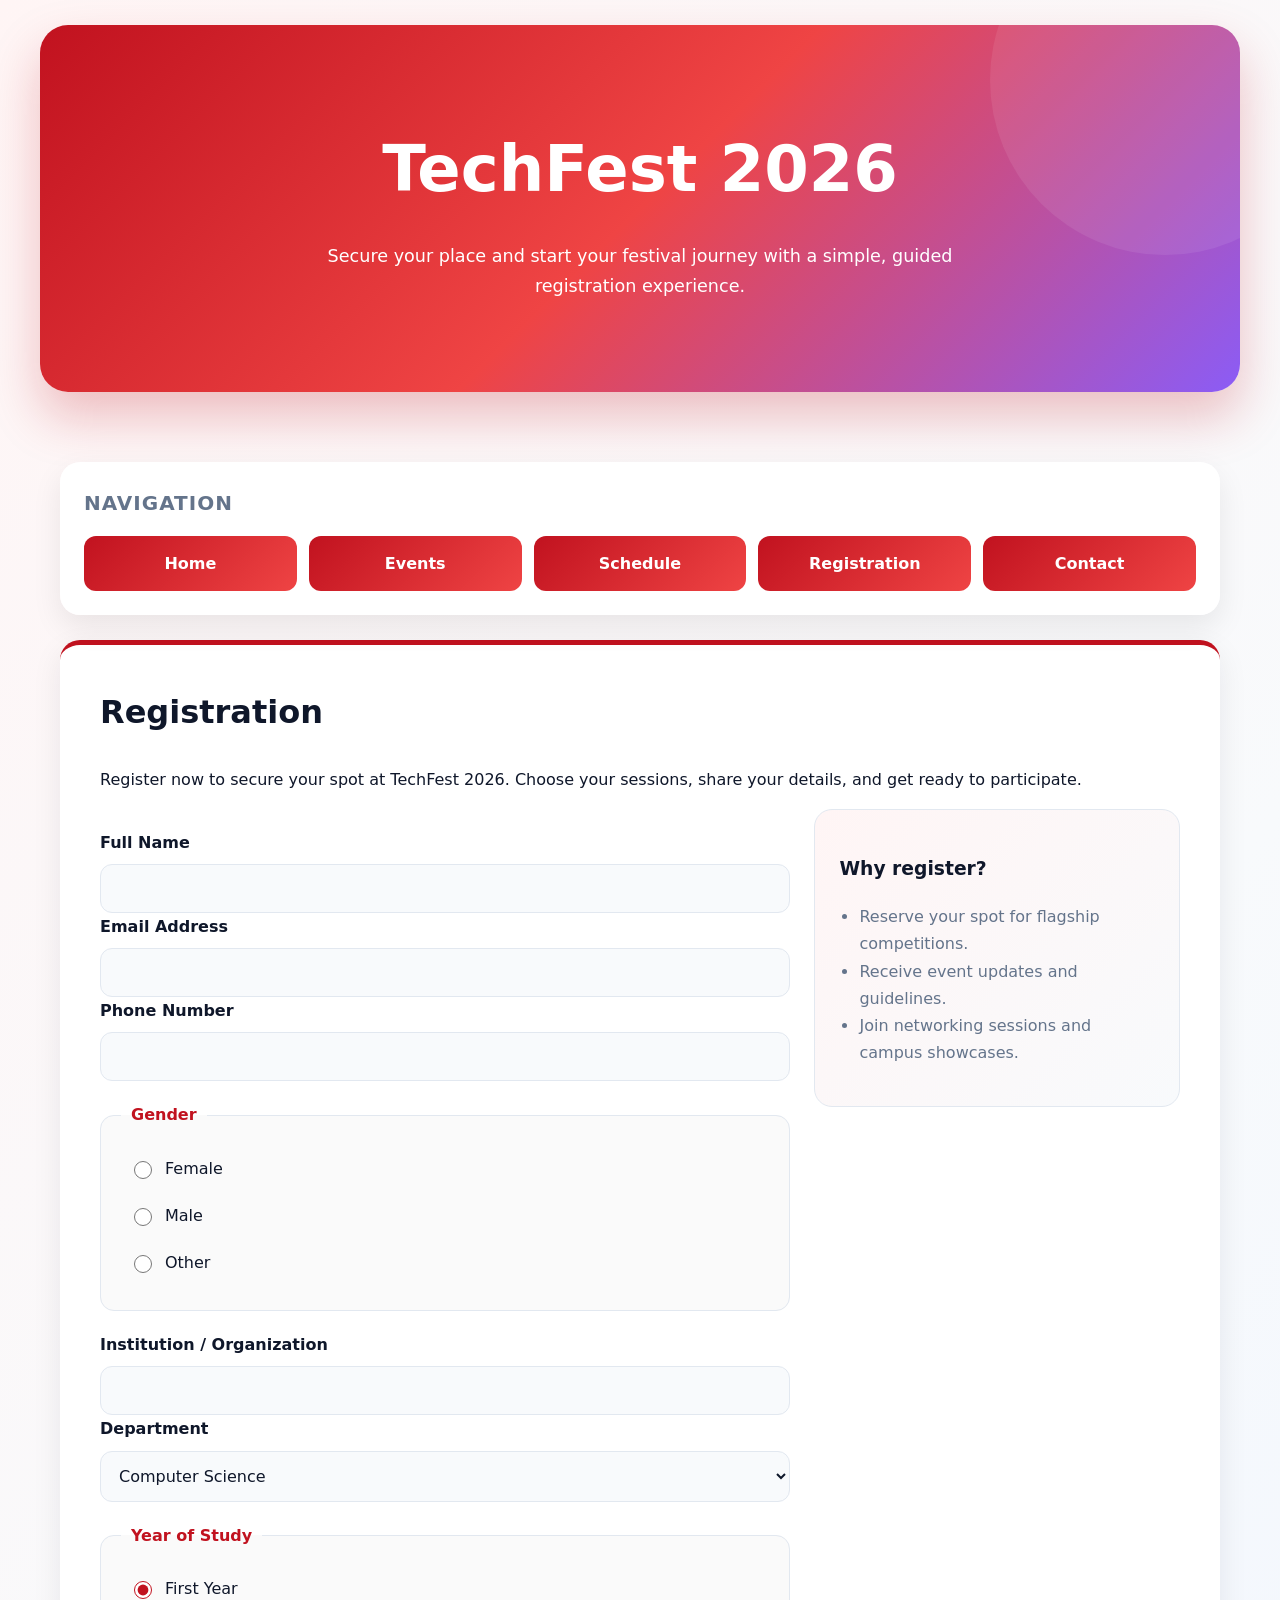
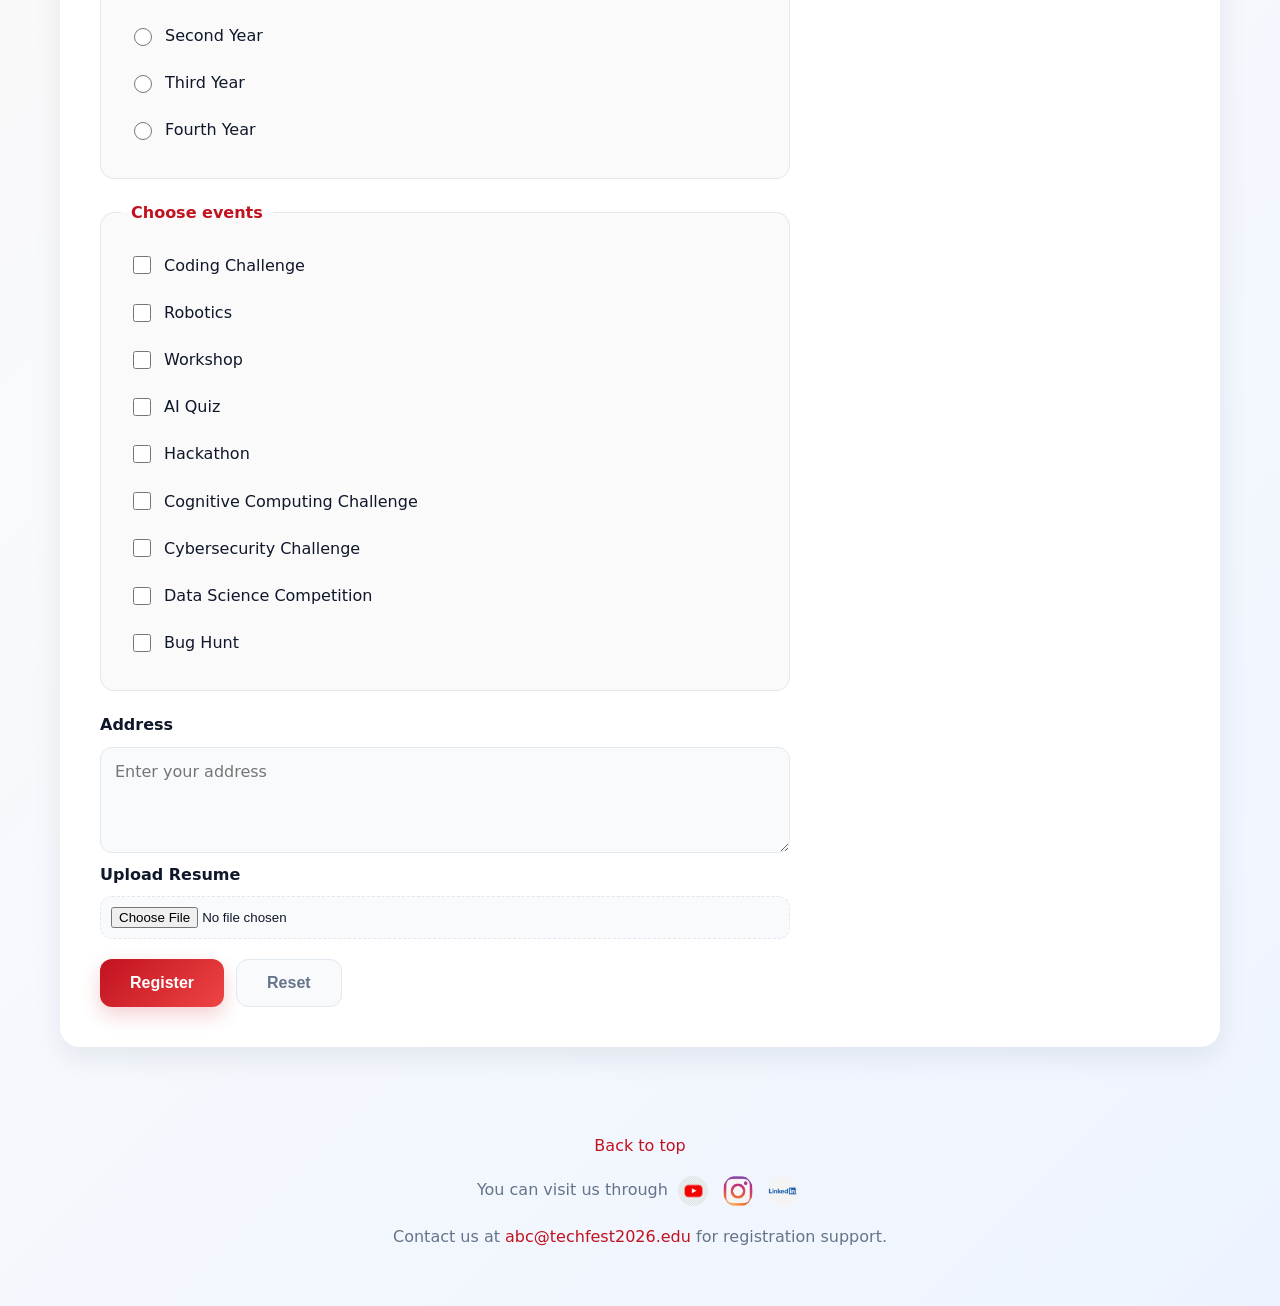
<file: Register.html>
<!DOCTYPE html>
<html lang="en">
<head>
    <meta charset="UTF-8">
    <meta name="viewport" content="width=device-width, initial-scale=1.0">
    <meta name="author" content="Akshata">
    <meta name="description" content="Register for TechFest 2026 and reserve your spot across the festival's major events.">
    <title>TechFest 2026 - Registration</title>
    <link rel="icon" href="img/favicon.ico" type="image/x-icon">
    <link rel="stylesheet" href="css/register.css">
</head>
<body>
    <header>
        <h1>TechFest 2026</h1>
        <p>Secure your place and start your festival journey with a simple, guided registration experience.</p>
    </header>

    <main>
        <nav id="navigation">
            <h2>Navigation</h2>
            <ul>
                <li><a href="index.html">Home</a></li>
                <li><a href="events.html">Events</a></li>
                <li><a href="schedule.html">Schedule</a></li>
                <li><a href="Register.html">Registration</a></li>
                <li><a href="contact.html">Contact</a></li>
            </ul>
        </nav>

        <section id="registration" class="panel">
            <div class="panel-header">
                <h2>Registration</h2>
                <p>Register now to secure your spot at TechFest 2026. Choose your sessions, share your details, and get ready to participate.</p>
            </div>
            <div class="form-layout">
                <form action="submit_registration.php" method="post">
                    <label for="name">Full Name</label>
                    <input type="text" id="name" name="name" required>

                    <label for="email">Email Address</label>
                    <input type="email" id="email" name="email" required>

                    <label for="phone">Phone Number</label>
                    <input type="tel" id="phone" name="phone">

                    <fieldset>
                        <legend>Gender</legend>
                        <label><input type="radio" name="gender" value="female"> Female</label>
                        <label><input type="radio" name="gender" value="male"> Male</label>
                        <label><input type="radio" name="gender" value="other"> Other</label>
                    </fieldset>

                    <label for="institution">Institution / Organization</label>
                    <input type="text" id="institution" name="institution">

                    <label for="department">Department</label>
                    <select id="department" name="department">
                        <option value="computer-science">Computer Science</option>
                        <option value="ECE">ECE</option>
                        <option value="EEE">EEE</option>
                        <option value="MECH">MECH</option>
                        <option value="CIVIL">CIVIL</option>
                        <option value="other">Other</option>
                    </select>

                    <fieldset>
                        <legend>Year of Study</legend>
                        <label><input type="radio" name="year" value="first-year" checked> First Year</label>
                        <label><input type="radio" name="year" value="second-year"> Second Year</label>
                        <label><input type="radio" name="year" value="third-year"> Third Year</label>
                        <label><input type="radio" name="year" value="fourth-year"> Fourth Year</label>
                    </fieldset>

                    <fieldset>
                        <legend>Choose events</legend>
                        <label><input type="checkbox" name="events" value="coding-challenge"> Coding Challenge</label>
                        <label><input type="checkbox" name="events" value="robotics"> Robotics</label>
                        <label><input type="checkbox" name="events" value="workshop"> Workshop</label>
                        <label><input type="checkbox" name="events" value="ai-quiz"> AI Quiz</label>
                        <label><input type="checkbox" name="events" value="hackathon"> Hackathon</label>
                        <label><input type="checkbox" name="events" value="cognitive-computing"> Cognitive Computing Challenge</label>
                        <label><input type="checkbox" name="events" value="cybersecurity"> Cybersecurity Challenge</label>
                        <label><input type="checkbox" name="events" value="data-science"> Data Science Competition</label>
                        <label><input type="checkbox" name="events" value="bug-hunt"> Bug Hunt</label>
                    </fieldset>

                    <label for="address">Address</label>
                    <textarea id="address" name="address" rows="4" placeholder="Enter your address"></textarea>

                    <label for="resume">Upload Resume</label>
                    <input type="file" id="resume" name="resume" accept=".pdf,.doc,.docx">

                    <div class="action-row">
                        <input type="submit" value="Register">
                        <input type="reset" value="Reset">
                    </div>
                </form>

                <aside class="summary-card">
                    <h3>Why register?</h3>
                    <ul>
                        <li>Reserve your spot for flagship competitions.</li>
                        <li>Receive event updates and guidelines.</li>
                        <li>Join networking sessions and campus showcases.</li>
                    </ul>
                </aside>
            </div>
        </section>
    </main>

    <footer>
        <a href="#">Back to top</a>
        <p>You can visit us through <a href="https://www.youtube.com/TechFest2026" target="_blank" rel="noreferrer"><img src="img/youtube.jpg" alt="YouTube" width="30"></a>
            <a href="https://www.instagram.com/TechFest2026" target="_blank" rel="noreferrer"><img src="img/instagram1.png" alt="Instagram" width="30"></a>
            <a href="https://www.linkedin.com/company/TechFest2026" target="_blank" rel="noreferrer"><img src="img/linkedin.png" alt="LinkedIn" width="30"></a></p>
        <p>Contact us at <a href="mailto:abc@techfest2026.edu">abc@techfest2026.edu</a> for registration support.</p>
    </footer>

    <script src="js/register.js"></script>
</body>
</html>
</file>
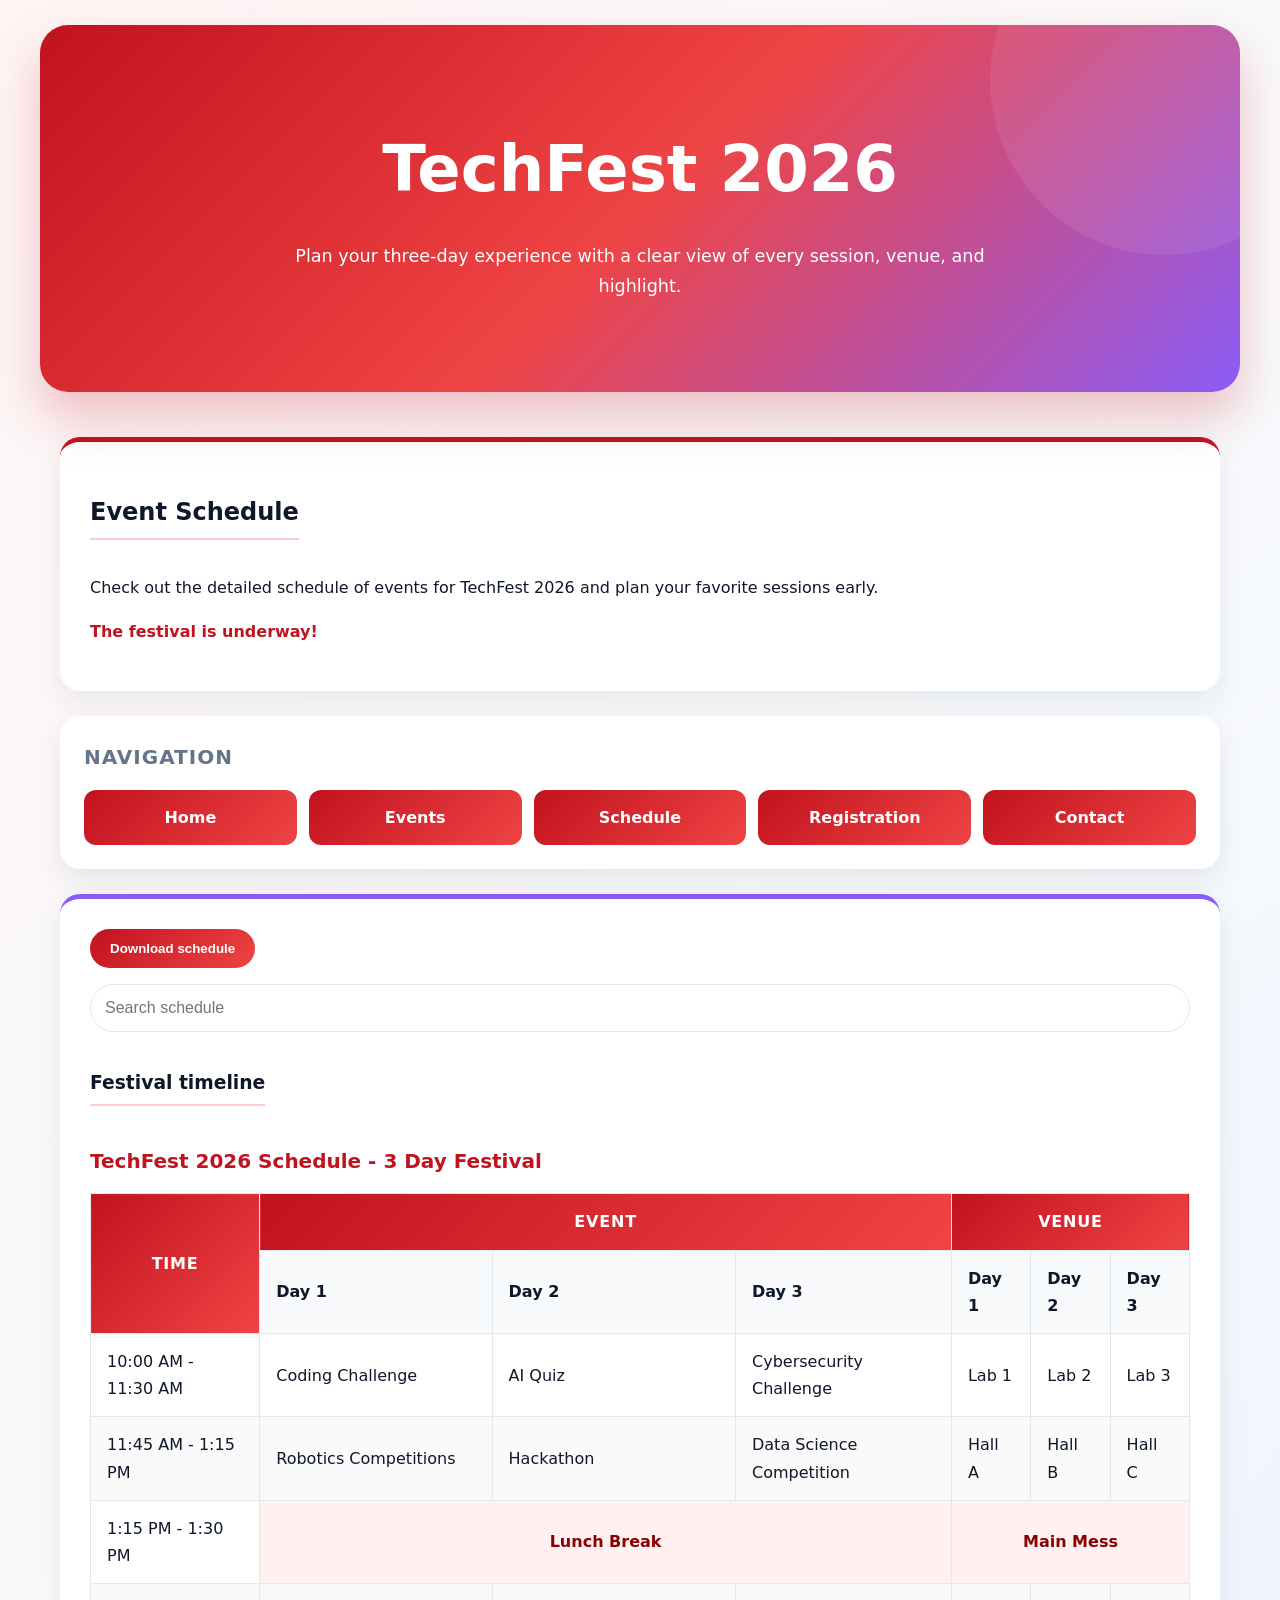
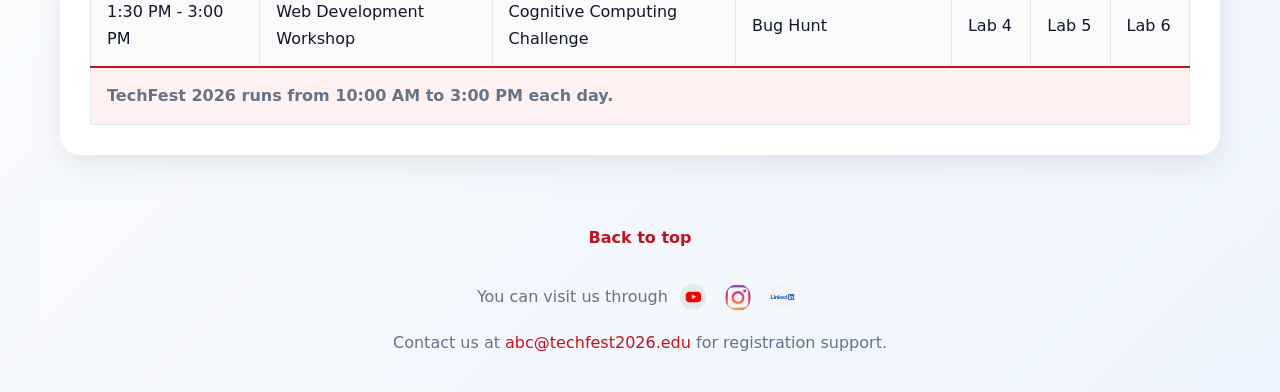
<file: schedule.html>
<!DOCTYPE html>
<html lang="en">
<head>
    <meta charset="UTF-8">
    <meta name="viewport" content="width=device-width, initial-scale=1.0">
    <title>TechFest 2026 - Event Schedule</title>
    <meta name="author" content="Akshata">
    <meta name="description" content="College Event Schedule for TechFest 2026">
    <link rel="icon" href="img/favicon.ico" type="image/x-icon">
    <link rel="stylesheet" href="css/schedule1.css">
</head>
<body>
    <header>
        <h1>TechFest 2026</h1>
        <p>Plan your three-day experience with a clear view of every session, venue, and highlight.</p>
    </header>

    <main>
        <section id="schedule" class="section-card">
            <h2>Event Schedule</h2>
            <p>Check out the detailed schedule of events for TechFest 2026 and plan your favorite sessions early.</p>
        </section>

        <nav id="navigation" class="section-card">
            <h2>Navigation</h2>
            <ul>
                <li><a href="index.html">Home</a></li>
                <li><a href="events.html">Events</a></li>
                <li><a href="schedule.html">Schedule</a></li>
                <li><a href="Register.html">Registration</a></li>
                <li><a href="contact.html">Contact</a></li>
            </ul>
        </nav>

        <section id="schedule-table" class="section-card">
            <h3>Festival timeline</h3>
            <table>
                <caption>TechFest 2026 Schedule - 3 Day Festival</caption>
                <thead>
                    <tr>
                        <th scope="col" rowspan="2">Time</th>
                        <th scope="col" colspan="3">Event</th>
                        <th scope="col" colspan="3">Venue</th>
                    </tr>
                    <tr>
                        <th scope="col">Day 1</th>
                        <th scope="col">Day 2</th>
                        <th scope="col">Day 3</th>
                        <th scope="col">Day 1</th>
                        <th scope="col">Day 2</th>
                        <th scope="col">Day 3</th>
                    </tr>
                </thead>
                <tbody>
                    <tr>
                        <td>10:00 AM - 11:30 AM</td>
                        <td>Coding Challenge</td>
                        <td>AI Quiz</td>
                        <td>Cybersecurity Challenge</td>
                        <td>Lab 1</td>
                        <td>Lab 2</td>
                        <td>Lab 3</td>
                    </tr>
                    <tr>
                        <td>11:45 AM - 1:15 PM</td>
                        <td>Robotics Competitions</td>
                        <td>Hackathon</td>
                        <td>Data Science Competition</td>
                        <td>Hall A</td>
                        <td>Hall B</td>
                        <td>Hall C</td>
                    </tr>
                    <tr>
                        <td>1:15 PM - 1:30 PM</td>
                        <td colspan="3" style="text-align: center;"><strong>Lunch Break</strong></td>
                        <td colspan="3" style="text-align: center;"><strong>Main Mess</strong></td>
                    </tr>
                    <tr>
                        <td>1:30 PM - 3:00 PM</td>
                        <td>Web Development Workshop</td>
                        <td>Cognitive Computing Challenge</td>
                        <td>Bug Hunt</td>
                        <td>Lab 4</td>
                        <td>Lab 5</td>
                        <td>Lab 6</td>
                    </tr>
                </tbody>
                <tfoot>
                    <tr>
                        <td colspan="7">TechFest 2026 runs from 10:00 AM to 3:00 PM each day.</td>
                    </tr>
                </tfoot>
            </table>
        </section>
    </main>

    <footer>
        <a href="#" class="back-to-top">Back to top</a>
        <p>You can visit us through <a href="https://www.youtube.com/TechFest2026" target="_blank" rel="noreferrer"><img src="img/youtube.jpg" alt="YouTube" width="30"></a>
            <a href="https://www.instagram.com/TechFest2026" target="_blank" rel="noreferrer"><img src="img/instagram1.png" alt="Instagram" width="30"></a>
            <a href="https://www.linkedin.com/company/TechFest2026" target="_blank" rel="noreferrer"><img src="img/linkedin.png" alt="LinkedIn" width="30"></a></p>
        <p>Contact us at <a href="mailto:abc@techfest2026.edu">abc@techfest2026.edu</a> for registration support.</p>
    </footer>
    <script src="js/schedule.js"></script>
</body>
</html>
</file>
<file: css/main1.css>
:root {
  --bg: #f8fafc;
  --surface: #ffffff;
  --primary: #c1121f;
  --primary-dark: #8b0000;
  --primary-light: #fecaca;
  --secondary: #2563eb;
  --accent: #8b5cf6;
  --cyan: #06b6d4;
  --warning: #f59e0b;
  --text: #0f172a;
  --muted: #64748b;
  --border: #e2e8f0;
  --radius: 20px;
  --max-width: 1200px;
}

*, *::before, *::after {
  box-sizing: border-box;
}

html {
  scroll-behavior: smooth;
}

body {
  margin: 0;
  font-family: Inter, system-ui, -apple-system, BlinkMacSystemFont, "Segoe UI", sans-serif;
  color: var(--text);
  background: linear-gradient(135deg, #fff5f5, #f8fafc, #eef4ff);
  line-height: 1.7;
  overflow-x: hidden;
}

body::before, body::after {
  content: "";
  position: fixed;
  width: 18rem;
  height: 18rem;
  border-radius: 50%;
  background: rgba(193, 18, 31, 0.08);
  filter: blur(30px);
  z-index: -1;
  pointer-events: none;
}

body::before { top: -6rem; right: -6rem; }
body::after { bottom: -7rem; left: -6rem; }

a {
  color: var(--primary);
  text-decoration: none;
  transition: 0.3s ease;
}

a:hover {
  color: var(--primary-dark);
}

img {
  max-width: 100%;
  display: block;
  border-radius: 16px;
  transition: 0.3s ease;
}

img:hover {
  transform: scale(1.02);
}

.skip-link {
  position: absolute;
  left: -999px;
  top: 0;
  background: var(--primary);
  color: white;
  padding: 0.75rem 1rem;
  z-index: 1000;
}

.skip-link:focus {
  left: 1rem;
  top: 1rem;
}

.progress-bar {
  position: fixed;
  top: 0;
  left: 0;
  width: 0;
  height: 4px;
  background: linear-gradient(90deg, var(--primary), var(--accent));
  z-index: 1000;
}

.hero {
  max-width: var(--max-width);
  margin: 24px auto;
  padding: 72px 24px;
  text-align: center;
  color: white;
  border-radius: 30px;
  background: linear-gradient(135deg, #c1121f, #ef4444, #8b5cf6);
  box-shadow: 0 24px 60px rgba(193, 18, 31, 0.22);
  overflow: hidden;
  position: relative;
}

.hero::before, .hero::after {
  content: "";
  position: absolute;
  width: 240px;
  height: 240px;
  border-radius: 50%;
  background: rgba(255, 255, 255, 0.08);
}

.hero::before { top: -80px; right: -70px; }
.hero::after { bottom: -90px; left: -60px; }

.hero-content {
  position: relative;
  z-index: 1;
  max-width: 760px;
  margin: 0 auto;
}

.eyebrow, .section-kicker {
  text-transform: uppercase;
  letter-spacing: 0.26em;
  font-size: 0.8rem;
  font-weight: 700;
  opacity: 0.9;
  margin-bottom: 0.5rem;
}

.hero h1 {
  margin: 0;
  color: white;
  font-size: clamp(2.6rem, 6vw, 4.2rem);
}

.hero p {
  margin: 14px auto 0;
  font-size: 1.08rem;
}

.hero-actions {
  display: flex;
  justify-content: center;
  gap: 14px;
  flex-wrap: wrap;
  margin-top: 22px;
}

.btn {
  display: inline-flex;
  align-items: center;
  justify-content: center;
  padding: 12px 18px;
  border-radius: 999px;
  font-weight: 700;
  transition: 0.25s ease;
}

.btn-primary {
  background: white;
  color: var(--primary-dark);
  box-shadow: 0 10px 22px rgba(0, 0, 0, 0.12);
}

.btn-secondary {
  background: rgba(255, 255, 255, 0.16);
  color: white;
  border: 1px solid rgba(255, 255, 255, 0.24);
}

.btn:hover {
  transform: translateY(-3px);
}

.hero-badges {
  display: flex;
  flex-wrap: wrap;
  justify-content: center;
  gap: 10px;
  margin-top: 18px;
}

.hero-badges span {
  padding: 8px 12px;
  border-radius: 999px;
  background: rgba(255, 255, 255, 0.16);
  border: 1px solid rgba(255, 255, 255, 0.2);
  font-size: 0.95rem;
}

.hero-meta {
  display: grid;
  grid-template-columns: repeat(auto-fit, minmax(180px, 1fr));
  gap: 14px;
  max-width: 460px;
  margin: 24px auto 0;
}

.meta-card {
  background: rgba(255, 255, 255, 0.16);
  border: 1px solid rgba(255, 255, 255, 0.2);
  border-radius: 16px;
  padding: 14px;
  display: flex;
  flex-direction: column;
  gap: 4px;
}

main {
  max-width: var(--max-width);
  margin: 0 auto;
  padding: 20px;
}

.card {
  background: white;
  border-radius: var(--radius);
  padding: 28px;
  margin: 24px 0;
  box-shadow: 0 10px 30px rgba(15, 23, 42, 0.08);
  border: 1px solid rgba(226, 232, 240, 0.9);
}

.card:hover {
  transform: translateY(-4px);
  box-shadow: 0 16px 40px rgba(193, 18, 31, 0.1);
}

.reveal {
  opacity: 0;
  transform: translateY(24px);
  transition: all 0.55s ease;
}

.reveal.is-visible {
  opacity: 1;
  transform: translateY(0);
}

.card--intro { border-top: 5px solid #c1121f; }
.card--navigation { border-top: 5px solid #ef4444; }
.card--stats { border-top: 5px solid #2563eb; }
.card--benefits { border-top: 5px solid #8b5cf6; }
.card--speakers { border-top: 5px solid #06b6d4; }
.card--video { border-top: 5px solid var(--primary); }
.card--highlights { border-top: 5px solid var(--accent); }
.card--prizes { border-top: 5px solid var(--warning); }

.section-heading h2 {
  margin: 0 0 12px;
  font-size: clamp(1.4rem, 3vw, 1.9rem);
}

.feature-grid, .card-grid, .speaker-grid, .showcase-grid, .stats-grid {
  display: grid;
  gap: 16px;
}

.feature-grid { grid-template-columns: repeat(auto-fit, minmax(220px, 1fr)); }
.stats-grid { grid-template-columns: repeat(auto-fit, minmax(180px, 1fr)); }
.card-grid { grid-template-columns: repeat(auto-fit, minmax(220px, 1fr)); }
.speaker-grid { grid-template-columns: repeat(auto-fit, minmax(220px, 1fr)); }
.showcase-grid { grid-template-columns: repeat(auto-fit, minmax(280px, 1fr)); }

.feature-card, .info-card, .speaker-card, .showcase-panel, .metric-card {
  background: #f8fafc;
  border: 1px solid var(--border);
  border-radius: 16px;
  padding: 16px;
}

.metric-card strong {
  display: block;
  color: var(--primary);
  font-size: 1.7rem;
}

.metric-card span {
  color: var(--muted);
  font-weight: 600;
}

.nav-top {
  display: flex;
  justify-content: space-between;
  align-items: center;
  gap: 12px;
}

.menu-toggle {
  display: none;
  background: transparent;
  border: 0;
  padding: 0;
  cursor: pointer;
}

.menu-toggle span {
  display: block;
  width: 24px;
  height: 2px;
  background: var(--text);
  margin: 5px 0;
}

.nav-links ul {
  display: grid;
  grid-template-columns: repeat(auto-fit, minmax(140px, 1fr));
  gap: 12px;
  list-style: none;
  padding: 0;
  margin: 10px 0 18px;
}

.nav-links li {
  display: flex;
}

.nav-links a {
  width: 100%;
  display: flex;
  justify-content: center;
  align-items: center;
  border-radius: 12px;
  background: linear-gradient(135deg, #c1121f, #ef4444);
  color: white;
  font-weight: 600;
}

.nav-links a.active, .nav-links a:hover {
  transform: translateY(-3px);
  box-shadow: 0 10px 20px rgba(193, 18, 31, 0.18);
}

figure {
  margin: 0;
}

figcaption {
  margin-top: 8px;
  color: var(--muted);
}

iframe {
  width: 100%;
  aspect-ratio: 16 / 9;
  border: 0;
  border-radius: 16px;
  margin-top: 8px;
}

.showcase-panel ul {
  padding-left: 18px;
  margin: 0;
}

.showcase-panel p {
  margin-bottom: 0.6rem;
}

.speaker-card {
  display: flex;
  flex-direction: column;
  gap: 6px;
}

.speaker-card span {
  color: var(--muted);
}

table {
  width: 100%;
  border-collapse: collapse;
  overflow: hidden;
  border-radius: 16px;
}

thead th {
  background: linear-gradient(135deg, #c1121f, #ef4444);
  color: white;
}

th, td {
  padding: 14px;
  border: 1px solid var(--border);
  text-align: left;
}

tbody tr:nth-child(even) {
  background: #fafafa;
}

tfoot td {
  font-weight: 700;
  background: #fff1f2;
}

footer {
  max-width: var(--max-width);
  margin: 0 auto 24px;
  padding: 0 20px 24px;
  text-align: center;
  color: var(--muted);
}

footer img {
  display: inline-block;
  vertical-align: middle;
  margin: 0 6px;
  border-radius: 50%;
}

.footer-note {
  margin-top: 8px;
  font-size: 0.95rem;
}

.toast {
  position: fixed;
  right: 20px;
  bottom: 20px;
  background: #111827;
  color: white;
  padding: 12px 16px;
  border-radius: 999px;
  opacity: 0;
  transform: translateY(10px);
  pointer-events: none;
  transition: all 0.25s ease;
  z-index: 1200;
}

.toast.show {
  opacity: 1;
  transform: translateY(0);
}

@media (max-width: 768px) {
  .hero {
    padding: 56px 16px;
  }

  .hero-actions {
    flex-direction: column;
  }

  .menu-toggle {
    display: block;
  }

  .nav-links {
    display: none;
  }

  .nav-links.is-open {
    display: block;
  }

  .nav-links ul {
    grid-template-columns: 1fr;
  }

  .card {
    padding: 22px;
  }
}

tbody tr:hover{
  background:#ffe5e5;
}

tfoot td{
  font-weight:bold;
  background:#fff1f2;
}

figure{
  text-align:center;
  justify-self:center;
  margin: 1rem 0;
}

figcaption{
  margin-top:12px;
  color:var(--muted);
}

iframe{
  width:100%;
  aspect-ratio:16/9;
  border:none;
  border-radius:16px;
  box-shadow:0 12px 24px rgba(0,0,0,.08);
}

.btn{
  display:inline-block;
  padding:14px 24px;

  border-radius:12px;

  background:
  linear-gradient(
    135deg,
    #c1121f,
    #ef4444
  );

  color:white;
  font-weight:600;
}

.btn:hover{
  transform:translateY(-4px);
  color:white;

  box-shadow:
  0 15px 30px rgba(193,18,31,.25);
}

hr{
  border:none;
  border-top:1px solid var(--border);
  margin:40px auto;
  max-width:var(--max-width);
}

footer{
  background:
  linear-gradient(
    135deg,
    #c1121f,
    #ef4444,
    #8b5cf6
  );

  color:white;
  text-align:center;
  padding:40px 20px;
}

footer a{
  color:#bfdbfe;
}

footer img{
  justify-self:center;
  transition:.3s;
}

footer img:hover{
  transform:translateY(-4px);
}

.back-to-top{
  display:inline-block;
  margin-bottom:15px;
}

@media (max-width:768px){

  nav ul{
    flex-direction:column;
  }

  header{
    padding:60px 20px;
  }

  section{
    padding:20px;
  }

  h1{
    font-size:2rem;
  }
}
</file>
<file: css/contact.css>
:root {
  --bg: #f8fafc;
  --surface: #ffffff;
  --primary: #c1121f;
  --primary-dark: #8b0000;
  --primary-light: #fecaca;
  --accent: #8b5cf6;
  --text: #0f172a;
  --muted: #64748b;
  --border: #e2e8f0;
  --radius: 20px;
  --max-width: 1200px;
}

*, *::before, *::after { box-sizing: border-box; }
html { scroll-behavior: smooth; }
body { margin: 0; font-family: Inter, system-ui, -apple-system, sans-serif; line-height: 1.7; color: var(--text); background: linear-gradient(135deg, #fff5f5, #f8fafc, #eef4ff); }
a { text-decoration: none; color: var(--primary); transition: color 0.3s ease; }
a:hover { color: var(--primary-dark); }
header, main, footer { max-width: var(--max-width); margin-left: auto; margin-right: auto; padding: 20px; }
header { margin: 25px auto; padding: 90px 30px; text-align: center; color: white; border-radius: 28px; background: linear-gradient(135deg, #c1121f, #ef4444, #8b5cf6); box-shadow: 0 25px 50px rgba(193, 18, 31, .25); overflow: hidden; position: relative; }
header::before { content: ""; position: absolute; width: 350px; height: 350px; border-radius: 50%; background: rgba(255,255,255,.08); top: -120px; right: -100px; }
header h1 { margin: 0; font-size: clamp(2.5rem, 6vw, 4rem); color: #ffffff; }
header p { max-width: 700px; margin: 18px auto 0; font-size: 1.1rem; }
.info-card { background: var(--surface); padding: 30px; margin-bottom: 25px; border-radius: 20px; box-shadow: 0 10px 30px rgba(15, 23, 42, .08); transition: .35s; }
.info-card:hover { transform: translateY(-4px); }
#navigation { background: rgba(255,255,255,.92); backdrop-filter: blur(12px); border-radius: 20px; padding: 24px; box-shadow: 0 12px 30px rgba(0,0,0,.08); margin: 25px 0; }
#navigation h2 { margin-top: 0; margin-bottom: 16px; font-size: 1.25rem; color: var(--muted); text-transform: uppercase; letter-spacing: 0.05em; }
#navigation ul { list-style: none; padding: 0; margin: 0; display: flex; flex-wrap: wrap; gap: 12px; }
#navigation li { flex: 1; min-width: 140px; }
#navigation li a { display: block; text-align: center; padding: 14px; border-radius: 12px; background: linear-gradient(135deg, #c1121f, #ef4444); color: white; font-weight: 600; transition: .3s ease; }
#navigation li a:hover { transform: translateY(-4px); box-shadow: 0 12px 24px rgba(193, 18, 31, .25); color: white; }
section h2 { color: var(--text); border-bottom: 2px solid var(--primary-light); display: inline-block; padding-bottom: 6px; margin-bottom: 18px; }
form { display: grid; gap: 12px; }
label { font-weight: 600; }
input, textarea { width: 100%; padding: 14px; border: 1px solid var(--border); border-radius: 12px; background: #f8fafc; font: inherit; }
input:focus, textarea:focus { outline: none; border-color: var(--primary); box-shadow: 0 0 0 4px var(--primary-light); }
input[type="submit"] { background: linear-gradient(135deg, #c1121f, #ef4444); color: white; border: none; cursor: pointer; font-weight: 700; }
summary { cursor: pointer; padding: 8px 0; }
details { border-bottom: 1px solid var(--border); padding-bottom: 10px; margin-bottom: 10px; }
iframe { width: 100%; }
footer { text-align: center; color: var(--muted); padding-top: 8px; padding-bottom: 40px; }
footer img { border-radius: 6px; margin: 0 8px; transition: 0.3s; }
footer img:hover { transform: scale(1.2); }
@media (max-width: 768px) { #navigation ul { flex-direction: column; } #navigation li { width: 100%; } }

  text-align: center;
  padding: 40px 20px;
  border-radius: 28px 28px 0 0;
  max-width: var(--max-width);
  margin: 0 auto;
}

footer p {
  margin: 10px 0;
}

footer a {
  color: var(--primary);
  font-weight: 500;
}

footer a[href="#"] {
  display: inline-block;
  margin-bottom: 15px;
  font-weight: 600;
}

footer img {
  display: inline-block;
  vertical-align: middle;
  margin: 0 5px;
  border-radius: 50%;
  transition: .3s;
}

footer img:hover {
  transform: translateY(-4px);
}

@media (max-width: 768px) {
  #navigation ul {
    flex-direction: column;
  }
  
  header {
    padding: 60px 20px;
  }

  main section {
    padding: 20px;
  }
}
</file>
<file: css/events.css>
:root {
  --bg: #f8fafc;
  --surface: #ffffff;
  --primary: #c1121f;
  --primary-dark: #8b0000;
  --primary-light: #fecaca;
  --secondary: #2563eb;
  --accent: #8b5cf6;
  --text: #0f172a;
  --muted: #64748b;
  --border: #e2e8f0;
  --radius: 20px;
  --max-width: 1200px;
}

*, *::before, *::after { box-sizing: border-box; }
html { scroll-behavior: smooth; }
body {
  margin: 0;
  font-family: Inter, system-ui, -apple-system, BlinkMacSystemFont, "Segoe UI", sans-serif;
  background: linear-gradient(135deg, #fff5f5, #f8fafc, #eef4ff);
  color: var(--text);
  line-height: 1.7;
  overflow-x: hidden;
}
body::before { content: ""; position: fixed; top: -30px; right: -60px; width: 260px; height: 260px; border-radius: 50%; background: rgba(193, 18, 31, 0.08); filter: blur(30px); z-index: -1; }
.skip-link { position: absolute; left: -999px; top: 0; background: var(--primary); color: white; padding: 0.75rem 1rem; z-index: 1000; }
.skip-link:focus { left: 1rem; top: 1rem; }
.progress-bar { position: fixed; top: 0; left: 0; width: 0; height: 4px; background: linear-gradient(90deg, var(--primary), var(--accent)); z-index: 1000; }
.page-container { max-width: var(--max-width); margin: 0 auto; padding: 0 20px 48px; }
.main-grid { display: grid; gap: 24px; align-items: start; }
.page-header { margin: 24px 0; padding: 72px 28px; text-align: center; color: white; border-radius: 30px; background: linear-gradient(135deg, #c1121f, #ef4444, #8b5cf6); box-shadow: 0 20px 40px rgba(193, 18, 31, 0.2); position: relative; overflow: hidden; }
.page-header::before { content: ""; position: absolute; width: 260px; height: 260px; border-radius: 50%; background: rgba(255,255,255,0.08); top: -100px; right: -90px; }
.brand h1 { margin: 0; font-size: clamp(2.4rem, 6vw, 3.8rem); }

.card { background: var(--surface); border: 1px solid var(--border); border-radius: var(--radius); padding: 24px; box-shadow: 0 10px 25px rgba(15, 23, 42, 0.05); transition: transform 0.3s ease, box-shadow 0.3s ease; }
.card:hover { transform: translateY(-4px); box-shadow: 0 14px 30px rgba(193, 18, 31, 0.10); }

.reveal { opacity: 0; transform: translateY(40px); transition: opacity 0.5s ease, transform 0.5s ease; }
.reveal.is-visible, .event-list li.is-visible { opacity: 1 !important; transform: translateY(0) !important; }

.is-hidden { display: none !important; }

.card--intro { border-left: 6px solid var(--primary); }
.card--navigation { background: rgba(255,255,255,0.94); border-radius: 20px; padding: 24px; box-shadow: 0 12px 30px rgba(0,0,0,0.08); }
.nav-top { display: flex; justify-content: space-between; align-items: center; gap: 12px; }
.menu-toggle { display: none; background: transparent; border: 0; cursor: pointer; padding: 0; }
.menu-toggle span { display: block; width: 24px; height: 2px; background: var(--text); margin: 5px 0; }
#navigation h2, #navigation h3 { margin-top: 0; margin-bottom: 12px; color: var(--muted); text-transform: uppercase; letter-spacing: 0.04em; font-size: 1rem; }
#navigation ul { list-style: none; padding: 0; margin: 0 0 16px; display: flex; flex-wrap: wrap; gap: 10px; }
#navigation li { display: flex; flex: 1; min-width: 140px; }
#navigation li a { width: 100%; display: flex; align-items: center; justify-content: center; padding: 12px; border-radius: 12px; background: linear-gradient(135deg, #c1121f, #ef4444); color: white; font-weight: 600; transition: 0.25s ease; text-decoration: none;}
#navigation li a:hover, #navigation li a.active { transform: translateY(-3px); box-shadow: 0 10px 20px rgba(193,18,31,0.20); }
.toolbar { display: grid; gap: 12px; margin-bottom: 18px; }
input[type="search"] { width: 100%; border: 1px solid var(--border); border-radius: 999px; padding: 12px 16px; font: inherit; background: #f8fafc; }
.filter-group { display: flex; flex-wrap: wrap; gap: 8px; }
.chip { border: 0; border-radius: 999px; padding: 8px 12px; font: inherit; background: #f8fafc; color: var(--muted); cursor: pointer; }
.chip.is-active { background: linear-gradient(135deg, #c1121f, #ef4444); color: white; }
.counter { margin: 0; color: var(--muted); font-weight: 600; }

.event-list { display: grid; grid-template-columns: repeat(2, minmax(0, 1fr)); gap: 20px; padding: 0; list-style: none; }
.card--event { height: 100%; border-top: 5px solid var(--accent); }
.event-badge { display: inline-block; padding: 6px 10px; border-radius: 999px; background: #f5f3ff; color: var(--accent); font-weight: 700; font-size: 0.85rem; margin-bottom: 10px; }
.event-actions { display: flex; flex-wrap: wrap; gap: 10px; margin: 12px 0 16px; }
.inline-btn { display: inline-flex; align-items: center; justify-content: center; padding: 10px 14px; border: 0; border-radius: 999px; background: linear-gradient(135deg, #c1121f, #ef4444); color: white; font-weight: 700; cursor: pointer; text-decoration: none;}
.inline-btn.secondary { background: #f8fafc; color: var(--primary); border: 1px solid var(--border); }
.card--event img { width: 100%; border-radius: 12px; margin: 12px 0; }

#prize-pool table { width: 100%; border-collapse: collapse; }
#prize-pool th { background: var(--primary); color: white; padding: 12px 14px; }
#prize-pool td { padding: 12px 14px; border-bottom: 1px solid var(--border); }
#prize-pool tr:hover { background: #fff5f5; }
.event-modal { position: fixed; inset: 0; background: rgba(15, 23, 42, 0.6); display: none; align-items: center; justify-content: center; padding: 20px; z-index: 1100; }
.event-modal.is-open { display: flex; }
.event-modal__content { background: white; width: min(500px, 100%); padding: 24px; border-radius: 20px; box-shadow: 0 20px 50px rgba(0,0,0,0.2); }
.back-to-top { display: inline-block; margin-bottom: 12px; font-weight: 700; }
footer { text-align: center; padding: 32px 0 0; color: var(--muted); }
footer img { display: inline-block; vertical-align: middle; margin: 0 6px; border-radius: 50%; }
.section-heading h2 { margin: 0 0 8px; font-size: clamp(1.4rem, 2.6vw, 1.9rem); }
.section-kicker { text-transform: uppercase; letter-spacing: 0.24em; font-size: 0.8rem; font-weight: 700; color: var(--muted); margin: 0 0 6px; }

@media (max-width: 768px) { 
  .event-list { grid-template-columns: 1fr; } 
  .menu-toggle { display: block; } 
  .nav-links { display: none; } 
  .nav-links.is-open { display: block; } 
  #navigation ul { flex-direction: column; } 
}
</file>
<file: css/register.css>
:root {
  --bg: #f8fafc;
  --surface: #ffffff;
  --primary: #c1121f;
  --primary-dark: #8b0000;
  --primary-light: #fecaca;
  --accent: #8b5cf6;
  --text: #0f172a;
  --muted: #64748b;
  --border: #e2e8f0;
  --radius: 20px;
  --max-width: 1200px;
}

*, *::before, *::after { box-sizing: border-box; }
html { scroll-behavior: smooth; }
body { margin: 0; font-family: Inter, system-ui, sans-serif; color: var(--text); background: linear-gradient(135deg, #fff5f5, #f8fafc, #eef4ff); line-height: 1.7; }
a { color: var(--primary); text-decoration: none; transition: .3s ease; }
a:hover { color: var(--primary-dark); }
header { max-width: var(--max-width); margin: 25px auto; padding: 90px 30px; text-align: center; color: white; border-radius: 28px; background: linear-gradient(135deg, #c1121f, #ef4444, #8b5cf6); box-shadow: 0 25px 50px rgba(193, 18, 31, .25); overflow: hidden; position: relative; }
header::before { content: ""; position: absolute; width: 350px; height: 350px; border-radius: 50%; background: rgba(255,255,255,.08); top: -120px; right: -100px; }
header h1 { margin: 0; color: white; font-size: clamp(2.5rem, 6vw, 4rem); }
header p { max-width: 700px; margin: 18px auto 0; font-size: 1.1rem; }
main { max-width: var(--max-width); margin: auto; padding: 20px; }
#navigation { background: rgba(255,255,255,.92); backdrop-filter: blur(12px); border-radius: 20px; padding: 24px; box-shadow: 0 12px 30px rgba(0,0,0,.08); margin: 25px 0; }
#navigation h2 { margin-top: 0; margin-bottom: 16px; font-size: 1.25rem; color: var(--muted); text-transform: uppercase; letter-spacing: 0.05em; }
#navigation ul { display: flex; flex-wrap: wrap; gap: 12px; list-style: none; padding: 0; margin: 0; }
#navigation li { flex: 1; min-width: 140px; }
#navigation a { display: block; text-align: center; padding: 14px; border-radius: 12px; background: linear-gradient(135deg, #c1121f, #ef4444); color: white; font-weight: 600; }
#navigation a:hover { transform: translateY(-4px); box-shadow: 0 12px 24px rgba(193, 18, 31, .25); color: white; }
.panel { background: white; border-radius: 20px; padding: 40px; margin: 25px 0; box-shadow: 0 10px 30px rgba(15, 23, 42, .08); border-top: 5px solid var(--primary); }
.panel-header h2 { margin-top: 0; font-size: clamp(1.5rem, 3.2vw, 2rem); }
.form-layout { display: grid; grid-template-columns: 1.7fr 0.9fr; gap: 24px; align-items: start; }
form { margin-top: 20px; }
form label { display: inline-block; font-weight: 600; margin-bottom: 8px; color: var(--text); }
input[type="text"], input[type="email"], input[type="tel"], select, textarea { width: 100%; padding: 14px; border: 1px solid var(--border); border-radius: 12px; background-color: var(--bg); font-family: inherit; font-size: 1rem; color: var(--text); transition: all 0.3s ease; outline: none; }
input[type="text"]:focus, input[type="email"]:focus, input[type="tel"]:focus, select:focus, textarea:focus { border-color: var(--primary); background-color: #fff; box-shadow: 0 0 0 4px var(--primary-light); }
textarea { resize: vertical; }
input[type="file"] { background: var(--bg); padding: 10px; border-radius: 12px; border: 1px dashed var(--border); width: 100%; cursor: pointer; }
fieldset { border: 1px solid var(--border); border-radius: 14px; padding: 20px; margin: 20px 0; background-color: #fafafa; }
fieldset legend { font-weight: 700; padding: 0 10px; color: var(--primary); }
fieldset label { display: flex; align-items: center; gap: 10px; font-weight: 500; cursor: pointer; padding: 6px 8px; border-radius: 8px; transition: background 0.2s; }
fieldset label:hover { background: var(--primary-light); }
fieldset input[type="radio"], fieldset input[type="checkbox"] { accent-color: var(--primary); width: 18px; height: 18px; cursor: pointer; }
.action-row { display: flex; flex-wrap: wrap; gap: 12px; margin-top: 20px; }
input[type="submit"], input[type="reset"] { display: inline-block; padding: 14px 30px; border-radius: 12px; font-weight: 600; font-size: 1rem; cursor: pointer; border: none; transition: .3s ease; }
input[type="submit"] { background: linear-gradient(135deg, #c1121f, #ef4444); color: #fff; }
input[type="reset"] { background: #f8fafc; color: var(--primary); border: 1px solid var(--border); }
.summary-card { background: linear-gradient(135deg, #fff5f5, #f8fafc); border: 1px solid var(--border); border-radius: 18px; padding: 24px; }
.summary-card ul { padding-left: 20px; color: var(--muted); }
footer { max-width: var(--max-width); margin: 0 auto; padding: 24px 20px 40px; color: var(--muted); text-align: center; }
footer img { border-radius: 6px; margin: 0 8px; transition: 0.3s; }
footer img:hover { transform: scale(1.2); }
@media (max-width: 900px) { .form-layout { grid-template-columns: 1fr; } }
@media (max-width: 600px) { #navigation ul { flex-direction: column; } #navigation li { width: 100%; } }


input[type="submit"] {
  background: linear-gradient(135deg, #c1121f, #ef4444);
  color: white;
  box-shadow: 0 8px 20px rgba(193, 18, 31, .2);
}

input[type="submit"]:hover {
  transform: translateY(-4px);
  box-shadow: 0 15px 30px rgba(193, 18, 31, .3);
}

input[type="reset"] {
  background: var(--bg);
  color: var(--muted);
  border: 1px solid var(--border);
}

input[type="reset"]:hover {
  background: var(--border);
  color: var(--text);
}

hr {
  border: none;
  border-top: 1px solid var(--border);
  margin: 40px auto;
  max-width: var(--max-width);
}

footer {
  background: var( #eef4ff);
  color: var(--muted);
  text-align: center;
  padding: 40px 20px;
  border-radius: 0;
  max-width: var(--max-width);
  margin: 0 auto;
}

footer a {
  color: var (--primary);
  font-weight: 500;
}

footer img {
  display: inline-block;
  vertical-align: middle;
  margin: 0 5px;
  border-radius: 50%;
  transition: .3s;
}

footer img:hover {
  transform: translateY(-4px);
}

footer:nth-child(2){
  shrink: 25px;
}

.back-to-top {
  display: inline-block;
  margin-bottom: 15px;
}

@media (max-width: 768px) {
  nav ul {
    flex-direction: column;
  }

  header {
    padding: 60px 20px;
  }

  section#registration {
    padding: 24px;
  }

  h1 {
    font-size: 2rem;
  }

  input[type="submit"],
  input[type="reset"] {
    width: 100%;
    margin-right: 0;
    margin-bottom: 10px;
  }
}

.progress-container {
  height: 14px;
  background: #eee;
  border-radius: 20px;
  overflow: hidden;
  margin-top: 10px;
}

#progressBar{
  height:100%;
  width:0%;
  background:linear-gradient(90deg,#c1121f,#ef4444);
  transition:.4s;
}

.summary-box{
  margin-top:30px;
  padding:20px;
  border-radius:12px;
  background:#fafafa;
  border:1px solid #ddd;
}

.summary-box p{
  font-weight:600;
}

#resumeName{
  margin-top:10px;
  color:#64748b;
}

#toast{
  position:fixed;
  right:30px;
  bottom:30px;
  background:#111827;
  color:white;
  padding:14px 22px;
  border-radius:10px;
  opacity:0;
  pointer-events:none;
  transition:.4s;
  z-index:1000;
}

#toast.show{
  opacity:1;
}

.modal{
  position:fixed;
  inset:0;
  background:rgba(0,0,0,.5);
  display:none;
  justify-content:center;
  align-items:center;
  z-index:2000;
}

.modal-content{
  background:white;
  padding:40px;
  border-radius:20px;
  text-align:center;
  width:400px;
  max-width:90%;
}

.modal.show{
  display:flex;
}
</file>
<file: css/schedule1.css>
:root {
  --bg: #f8fafc;
  --surface: #ffffff;
  --primary: #c1121f;
  --primary-dark: #8b0000;
  --primary-light: #fecaca;
  --accent: #8b5cf6;
  --text: #0f172a;
  --muted: #64748b;
  --border: #e2e8f0;
  --radius: 20px;
  --max-width: 1200px;
}

*, *::before, *::after { box-sizing: border-box; }
html { scroll-behavior: smooth; }
body {
  margin: 0;
  font-family: Inter, system-ui, -apple-system, sans-serif;
  line-height: 1.7;
  color: var(--text);
  background: linear-gradient(135deg, #fff5f5, #f8fafc, #eef4ff);
}
a { text-decoration: none; color: var(--primary); transition: color 0.3s ease; }
a:hover { color: var(--primary-dark); }
header, main, footer { max-width: var(--max-width); margin-left: auto; margin-right: auto; padding: 20px; }
header {
  margin: 25px auto;
  padding: 90px 30px;
  text-align: center;
  color: white;
  border-radius: 28px;
  background: linear-gradient(135deg, #c1121f, #ef4444, #8b5cf6);
  box-shadow: 0 25px 50px rgba(193, 18, 31, .25);
  overflow: hidden;
  position: relative;
}
header::before { content: ""; position: absolute; width: 350px; height: 350px; border-radius: 50%; background: rgba(255,255,255,.08); top: -120px; right: -100px; }
header h1 { margin: 0; font-size: clamp(2.5rem, 6vw, 4rem); color: #ffffff; }
header p { max-width: 700px; margin: 18px auto 0; font-size: 1.1rem; }
.section-card { background: var(--surface); padding: 30px; margin-bottom: 25px; border-radius: 20px; box-shadow: 0 10px 30px rgba(15, 23, 42, .08); transition: .35s; }
.section-card:hover { transform: translateY(-4px); }
#schedule { border-top: 5px solid var(--primary); }
#schedule-table { border-top: 5px solid var(--accent); overflow-x: auto; }
section h2, section h3 { color: var(--text); border-bottom: 2px solid var(--primary-light); display: inline-block; padding-bottom: 6px; margin-bottom: 18px; }
#navigation { background: rgba(255,255,255,.92); backdrop-filter: blur(12px); border-radius: 20px; padding: 24px; box-shadow: 0 12px 30px rgba(0,0,0,.08); margin: 25px 0; }
#navigation h2 { margin-top: 0; margin-bottom: 16px; font-size: 1.25rem; color: var(--muted); text-transform: uppercase; letter-spacing: 0.05em; border-bottom: none; padding-bottom: 0; }
#navigation ul { list-style: none; padding: 0; margin: 0; display: flex; flex-wrap: wrap; gap: 12px; }
#navigation li { flex: 1; min-width: 140px; }
#navigation li a { display: block; text-align: center; padding: 14px; border-radius: 12px; background: linear-gradient(135deg, #c1121f, #ef4444); color: white; font-weight: 600; transition: .3s ease; }
#navigation li a:hover { transform: translateY(-4px); box-shadow: 0 12px 24px rgba(193, 18, 31, .25); color: white; }
table { width: 100%; border-collapse: collapse; margin-top: 20px; font-size: 1rem; border: 1px solid var(--border); }
caption { font-weight: 700; font-size: 1.25rem; margin-bottom: 15px; color: var(--primary); text-align: left; }
th, td { padding: 14px 16px; border: 1px solid var(--border); text-align: left; }
thead tr:first-child th { background: linear-gradient(135deg, #c1121f, #ef4444); color: #ffffff; text-transform: uppercase; font-weight: 700; text-align: center; letter-spacing: 0.05em; }
thead tr:nth-child(2) th { background-color: var(--bg); color: var(--text); font-weight: 600; }
tbody tr:nth-child(even) { background-color: #fafafa; }
tbody tr:hover { background-color: #ffe5e5; }
tbody td[colspan="3"] { background-color: #fff1f2; color: var(--primary-dark); }
tfoot td { font-weight: 600; color: var(--muted); background-color: #fff1f2; border-top: 2px solid var(--primary); }
footer { background: linear-gradient(135deg, #f8fafc, #eef4ff); color: var(--muted); text-align: center; padding-top: 24px; }
footer img { border-radius: 6px; margin: 0 8px; transition: 0.3s; }
footer img:hover { transform: scale(1.2); }
.back-to-top { display: inline-block; margin-bottom: 12px; font-weight: 700; }
@media (max-width: 768px) { #navigation ul { flex-direction: column; } #navigation li { width: 100%; } }

  padding: 40px 20px;
  border-radius: 0;
  margin-top: 20px;
}

footer p {
  margin: 10px 10px;
  padding-bottom: 10px;
}

footer a {
  color: var(--primary);
  font-weight: 500;
}


footer img {
  display: inline-block;
  vertical-align: middle;
  margin: 0 5px;
  border-radius: 50%;
  border: 2px solid rgba(255, 255, 255, 0.2);
  transition: .3s;
}

footer img:hover {
  transform: translateY(-4px);
}

.back-to-top {
  display: inline-block;
  margin-bottom: 15px;
}

@media (max-width: 768px) {
  #navigation ul {
    flex-direction: column;
  }
  
  header {
    padding: 60px 20px;
  }

  main section {
    padding: 20px;
  }
}
</file>
